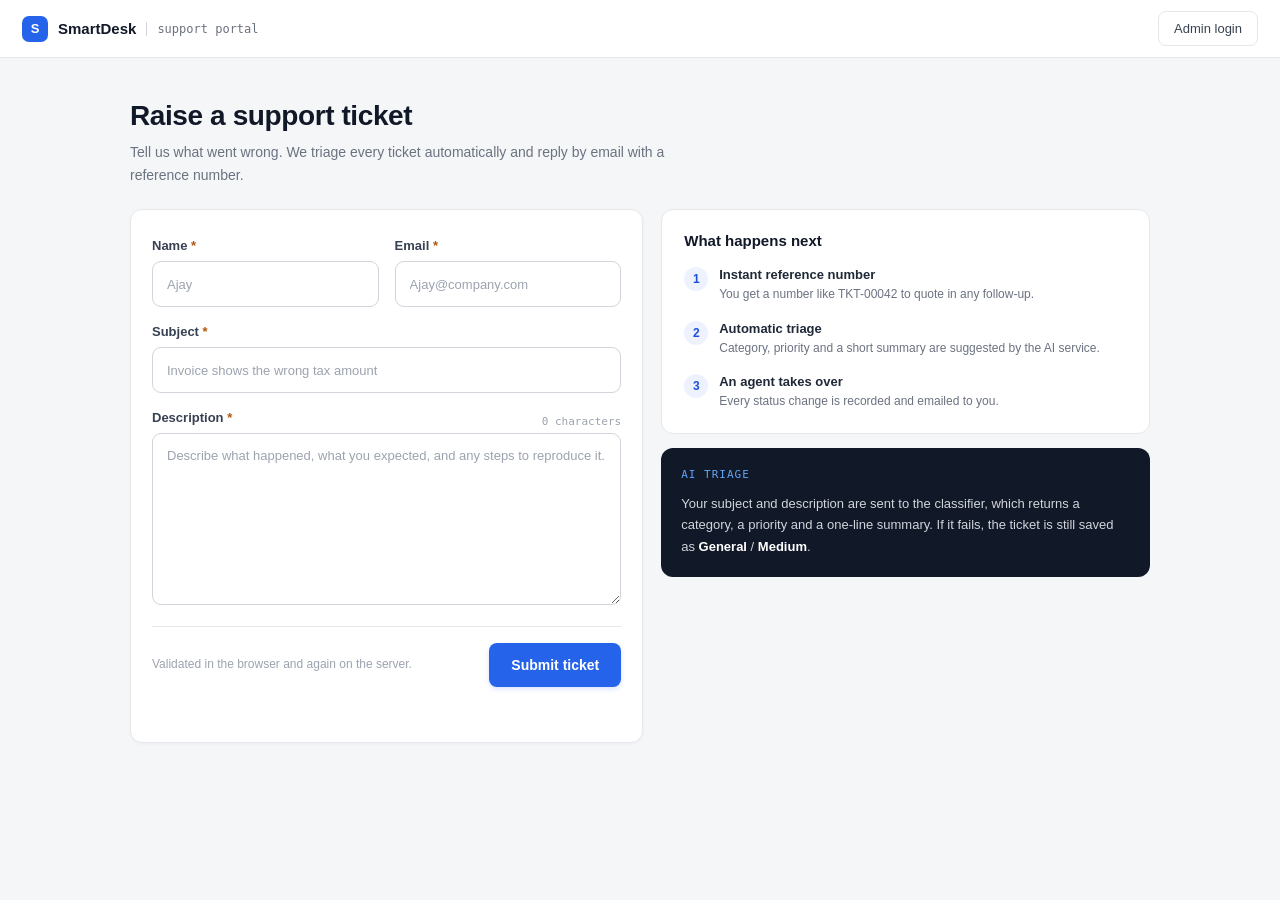
<file: frontend/index.html>
<!DOCTYPE html>
<html lang="en">

<head>
    <meta charset="UTF-8">
    <meta name="viewport" content="width=device-width, initial-scale=1.0">

    <title>SmartDesk - Support Portal</title>

    <link rel="stylesheet" href="css/style.css">
</head>

<body>

    <!-- =========================
         Public Header
    ========================== -->

    <header class="public-header">

        <div class="public-brand">

            <div class="public-brand-icon">
                S
            </div>

            <div class="public-brand-name">
                <strong>SmartDesk</strong>
                <span>support portal</span>
            </div>

        </div>

        <a href="login.html" class="admin-login-button">
            Admin login
        </a>

    </header>


    <!-- =========================
         Public Main
    ========================== -->

    <main class="public-main">

        <div class="public-intro">

            <h1>Raise a support ticket</h1>

            <p>
                Tell us what went wrong. We triage every ticket automatically
                and reply by email with a reference number.
            </p>

        </div>


        <div class="public-ticket-layout">

            <!-- =========================
                 Ticket Form
            ========================== -->

            <section class="public-form-card">

                <form id="ticketForm">

                    <div class="public-form-row">

                        <div class="public-form-group">

                            <label for="customerName">
                                Name <span>*</span>
                            </label>

                            <input type="text" id="customerName" name="customerName" placeholder="Ajay" required>

                        </div>


                        <div class="public-form-group">

                            <label for="customerEmail">
                                Email <span>*</span>
                            </label>

                            <input type="email" id="customerEmail" name="customerEmail" placeholder="Ajay@company.com"
                                required>

                        </div>

                    </div>


                    <div class="public-form-group">

                        <label for="subject">
                            Subject <span>*</span>
                        </label>

                        <input type="text" id="subject" name="subject" placeholder="Invoice shows the wrong tax amount"
                            required>

                    </div>


                    <div class="public-form-group">

                        <div class="description-label">

                            <label for="description">
                                Description <span>*</span>
                            </label>

                            <span id="characterCount">
                                0 characters
                            </span>

                        </div>

                        <textarea id="description" name="description" rows="7"
                            placeholder="Describe what happened, what you expected, and any steps to reproduce it."
                            required></textarea>

                    </div>


                    <div class="public-form-footer">

                        <div class="validation-note">
                            Validated in the browser and again on the server.
                        </div>

                        <button type="submit" id="submitTicketButton" class="submit-ticket-button">
                            Submit ticket
                        </button>

                    </div>


                    <div id="ticketMessage" class="ticket-message"></div>

                </form>

            </section>


            <!-- =========================
                 Right Information
            ========================== -->

            <aside class="public-info-column">


                <!-- What happens next -->

                <div class="public-info-card">

                    <h2>What happens next</h2>


                    <div class="process-step">

                        <div class="step-number">
                            1
                        </div>

                        <div class="step-content">

                            <strong>Instant reference number</strong>

                            <p>
                                You get a number like TKT-00042 to quote
                                in any follow-up.
                            </p>

                        </div>

                    </div>


                    <div class="process-step">

                        <div class="step-number">
                            2
                        </div>

                        <div class="step-content">

                            <strong>Automatic triage</strong>

                            <p>
                                Category, priority and a short summary
                                are suggested by the AI service.
                            </p>

                        </div>

                    </div>


                    <div class="process-step">

                        <div class="step-number">
                            3
                        </div>

                        <div class="step-content">

                            <strong>An agent takes over</strong>

                            <p>
                                Every status change is recorded and
                                emailed to you.
                            </p>

                        </div>

                    </div>

                </div>


                <!-- AI Triage -->

                <div class="ai-triage-card">

                    <div class="ai-triage-label">
                        AI TRIAGE
                    </div>

                    <p>
                        Your subject and description are sent to the
                        classifier, which returns a category, a priority
                        and a one-line summary. If it fails, the ticket is
                        still saved as
                        <strong>General</strong>
                        /
                        <strong>Medium</strong>.
                    </p>

                </div>

            </aside>

        </div>

    </main>


    <script src="js/ticket.js"></script>

</body>

</html>
</file>
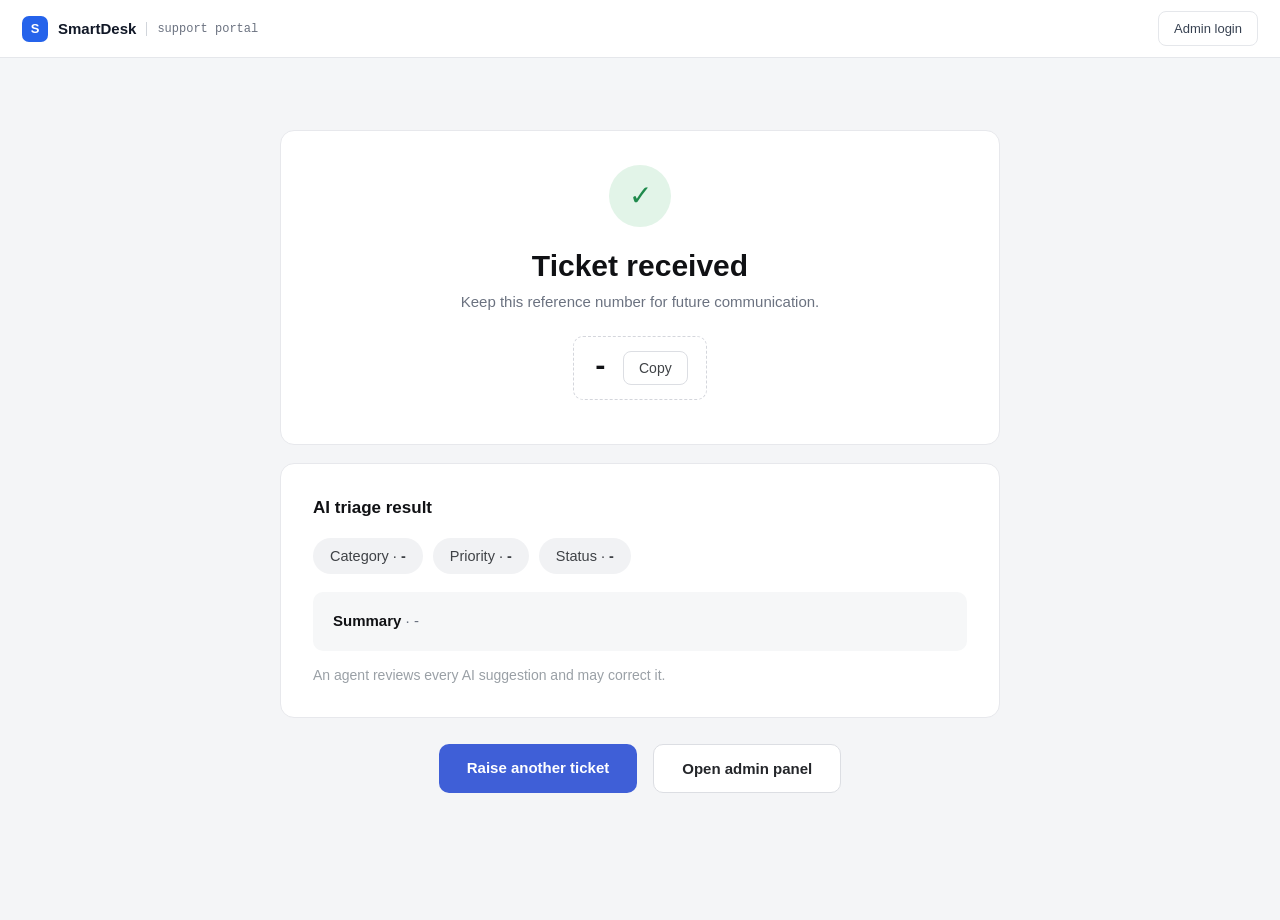
<file: frontend/confirmation.html>
<!DOCTYPE html>
<html lang="en">

<head>

    <meta charset="UTF-8">

    <meta
        name="viewport"
        content="width=device-width, initial-scale=1.0"
    >

    <title>SmartDesk - Ticket Received</title>

    <link
        rel="stylesheet"
        href="css/style.css"
    >


    <!-- =========================
         Confirmation Styles
         Scoped to this page only
    ========================== -->

    <style>

        .cf-page {
            background: #f4f5f7;
            min-height: calc(100vh - 70px);
            padding: 40px 20px 60px;
        }

        .cf-shell {
            max-width: 720px;
            margin: 0 auto;
        }

        .cf-card {
            background: #ffffff;
            border: 1px solid #e7e8ec;
            border-radius: 14px;
            padding: 34px 32px;
            margin-bottom: 18px;
        }


        /* Success */

        .cf-card-center {
            text-align: center;
            padding-bottom: 16px;
        }

        .cf-check {
            width: 62px;
            height: 62px;
            margin: 0 auto 22px;
            border-radius: 50%;
            background: #e2f4e8;
            color: #1f8a4c;
            font-size: 28px;
            line-height: 62px;
        }

        .cf-title {
            font-size: 30px;
            font-weight: 700;
            color: #101114;
            margin-bottom: 10px;
        }

        .cf-sub {
            font-size: 15px;
            color: #6b7280;
            margin-bottom: 26px;
        }


        /* Reference */

        .cf-ref {
            display: inline-flex;
            align-items: center;
            gap: 14px;
            padding: 14px 18px;
            border: 1px dashed #d4d6dc;
            border-radius: 10px;
        }

        .cf-ref strong {
            font-family: ui-monospace, SFMono-Regular, Menlo, monospace;
            font-size: 27px;
            font-weight: 700;
            color: #101114;
            letter-spacing: 0.5px;
        }

        .cf-copy {
            background: #ffffff;
            border: 1px solid #dcdee3;
            border-radius: 8px;
            padding: 8px 15px;
            font-size: 14px;
            color: #3f4246;
            cursor: pointer;
        }

        .cf-copy:hover {
            background: #f6f7f8;
        }

        .cf-copymsg {
            display: block;
            margin-top: 12px;
            font-size: 13px;
            color: #1f8a4c;
            min-height: 16px;
        }


        /* AI triage */

        .cf-aihead {
            display: flex;
            align-items: center;
            justify-content: space-between;
            gap: 16px;
            margin-bottom: 20px;
        }

        .cf-aihead h2 {
            font-size: 17px;
            font-weight: 700;
            color: #101114;
        }

        .cf-time {
            font-family: ui-monospace, SFMono-Regular, Menlo, monospace;
            font-size: 13px;
            color: #9aa0a6;
        }

        .cf-chips {
            display: flex;
            flex-wrap: wrap;
            gap: 10px;
            margin-bottom: 18px;
        }

        .cf-chip {
            padding: 10px 17px;
            border-radius: 999px;
            font-size: 14.5px;
            background: #f1f2f4;
            color: #3f4246;
        }

        .cf-chip b {
            font-weight: 600;
        }

        .cf-chip-amber {
            background: #fdf0dc;
            color: #a5620c;
        }

        .cf-chip-blue {
            background: #e7effc;
            color: #1f5fbf;
        }

        .cf-chip-green {
            background: #e2f4e8;
            color: #1f7a45;
        }

        .cf-chip-red {
            background: #fdeaea;
            color: #b3261e;
        }

        .cf-summary {
            background: #f6f7f8;
            border-radius: 10px;
            padding: 18px 20px;
            font-size: 15px;
            color: #6b7280;
            line-height: 1.5;
        }

        .cf-summary b {
            font-weight: 700;
            color: #101114;
        }

        .cf-note {
            margin-top: 16px;
            font-size: 14px;
            color: #9aa0a6;
        }


        /* Actions */

        .cf-actions {
            display: flex;
            justify-content: center;
            gap: 16px;
            margin-top: 26px;
        }

        .cf-btn {
            display: inline-block;
            padding: 15px 28px;
            border-radius: 10px;
            font-size: 15px;
            font-weight: 600;
            text-decoration: none;
        }

        .cf-btn-primary {
            background: #3f5fd7;
            color: #ffffff;
        }

        .cf-btn-primary:hover {
            background: #354fbd;
        }

        .cf-btn-ghost {
            background: #ffffff;
            border: 1px solid #dcdee3;
            color: #24262a;
        }

        .cf-btn-ghost:hover {
            background: #f6f7f8;
        }


        @media (max-width: 560px) {

            .cf-card {
                padding: 26px 20px;
            }

            .cf-title {
                font-size: 24px;
            }

            .cf-ref {
                gap: 10px;
                padding: 12px 14px;
            }

            .cf-ref strong {
                font-size: 22px;
            }

            .cf-aihead {
                flex-direction: column;
                align-items: flex-start;
                gap: 6px;
            }

            .cf-actions {
                flex-direction: column;
            }

            .cf-btn {
                text-align: center;
            }

        }

    </style>

</head>


<body>


    <!-- =========================
         Public Header
    ========================== -->

    <header class="public-header">

        <div class="public-brand">

            <div class="public-brand-icon">
                S
            </div>

            <div class="public-brand-name">

                <strong>
                    SmartDesk
                </strong>

                <span>
                    support portal
                </span>

            </div>

        </div>


        <a
            href="login.html"
            class="admin-login-button"
        >
            Admin login
        </a>

    </header>



    <!-- =========================
         Confirmation
    ========================== -->

    <main class="cf-page">

        <div class="cf-shell">


            <!-- =========================
                 Success
            ========================== -->

            <section class="cf-card cf-card-center">

                <div class="cf-check">
                    ✓
                </div>

                <h1 class="cf-title">
                    Ticket received
                </h1>

                <p class="cf-sub">
                    Keep this reference number for future communication.
                </p>

                <div class="cf-ref">

                    <strong id="referenceNumber">
                        -
                    </strong>

                    <button
                        type="button"
                        id="copyReferenceButton"
                        class="cf-copy"
                    >
                        Copy
                    </button>

                </div>

                <span
                    id="copyMessage"
                    class="cf-copymsg"
                ></span>

            </section>



            <!-- =========================
                 AI Triage
            ========================== -->

            <section class="cf-card">

                <div class="cf-aihead">

                    <h2>
                        AI triage result
                    </h2>

                    <span
                        id="aiResponseTime"
                        class="cf-time"
                    ></span>

                </div>


                <!-- Classification -->

                <div class="cf-chips">

                    <span
                        id="categoryChip"
                        class="cf-chip"
                    >
                        Category ·
                        <b id="confirmationCategory">-</b>
                    </span>

                    <span
                        id="priorityChip"
                        class="cf-chip"
                    >
                        Priority ·
                        <b id="confirmationPriority">-</b>
                    </span>

                    <span
                        id="statusChip"
                        class="cf-chip"
                    >
                        Status ·
                        <b id="confirmationStatus">-</b>
                    </span>

                </div>


                <!-- Summary -->

                <div class="cf-summary">

                    <b>Summary</b> ·
                    <span id="confirmationSummary">-</span>

                </div>


                <!-- Review Note -->

                <p class="cf-note">
                    An agent reviews every AI suggestion and may correct it.
                </p>

            </section>



            <!-- =========================
                 Actions
            ========================== -->

            <div class="cf-actions">

                <a
                    href="index.html"
                    class="cf-btn cf-btn-primary"
                >
                    Raise another ticket
                </a>


                <a
                    href="login.html"
                    class="cf-btn cf-btn-ghost"
                >
                    Open admin panel
                </a>

            </div>


        </div>

    </main>



    <!-- =========================
         JavaScript
    ========================== -->

    <script>

        // ========================================
        // Chip Colours
        // ========================================

        const priorityColours = {
            "High": "cf-chip-red",
            "Medium": "cf-chip-amber",
            "Low": "cf-chip-green"
        };

        const statusColours = {
            "Open": "cf-chip-blue",
            "In Progress": "cf-chip-amber",
            "Resolved": "cf-chip-green",
            "Closed": "cf-chip"
        };


        function paintChip(chipId, colourClass) {

            if (!colourClass || colourClass === "cf-chip") {
                return;
            }

            document.getElementById(chipId)
                .classList.add(colourClass);

        }



        // ========================================
        // Read Saved Ticket
        // ========================================

        const savedTicket =
            localStorage.getItem("confirmation_ticket");


        if (savedTicket) {

            try {

                const ticket =
                    JSON.parse(savedTicket);


                // Ticket ID

                document.getElementById(
                    "referenceNumber"
                ).textContent =
                    ticket.reference_number || "-";


                // Category

                document.getElementById(
                    "confirmationCategory"
                ).textContent =
                    ticket.category || "General";


                // Priority

                const priority =
                    ticket.priority || "Medium";

                document.getElementById(
                    "confirmationPriority"
                ).textContent = priority;

                paintChip(
                    "priorityChip",
                    priorityColours[priority]
                );


                // Status

                const ticketStatus =
                    ticket.status || "Open";

                document.getElementById(
                    "confirmationStatus"
                ).textContent = ticketStatus;

                paintChip(
                    "statusChip",
                    statusColours[ticketStatus]
                );


                // AI Summary

                document.getElementById(
                    "confirmationSummary"
                ).textContent =
                    ticket.ai_summary ||
                    "AI summary unavailable.";


                // Response Time

                if (ticket.elapsed_ms) {

                    document.getElementById(
                        "aiResponseTime"
                    ).textContent =
                        "responded in " +
                        (ticket.elapsed_ms / 1000).toFixed(1) +
                        " s";

                }

            }

            catch (error) {

                console.error(
                    "Unable to read confirmation data:",
                    error
                );

            }

        }



        // ========================================
        // Copy Ticket ID
        // ========================================

        const copyButton =
            document.getElementById(
                "copyReferenceButton"
            );

        const copyMessage =
            document.getElementById(
                "copyMessage"
            );


        copyButton.addEventListener(
            "click",
            async function () {

                const reference =
                    document.getElementById(
                        "referenceNumber"
                    ).textContent.trim();


                if (!reference || reference === "-") {
                    return;
                }


                try {

                    await navigator.clipboard.writeText(
                        reference
                    );

                    copyButton.textContent =
                        "Copied";

                    copyMessage.textContent =
                        "Ticket ID copied";


                    setTimeout(function () {

                        copyButton.textContent =
                            "Copy";

                        copyMessage.textContent =
                            "";

                    }, 1800);

                }

                catch (error) {

                    console.error(
                        "Copy failed:",
                        error
                    );

                    copyMessage.textContent =
                        "Unable to copy";

                }

            }
        );

    </script>


</body>

</html>
</file>
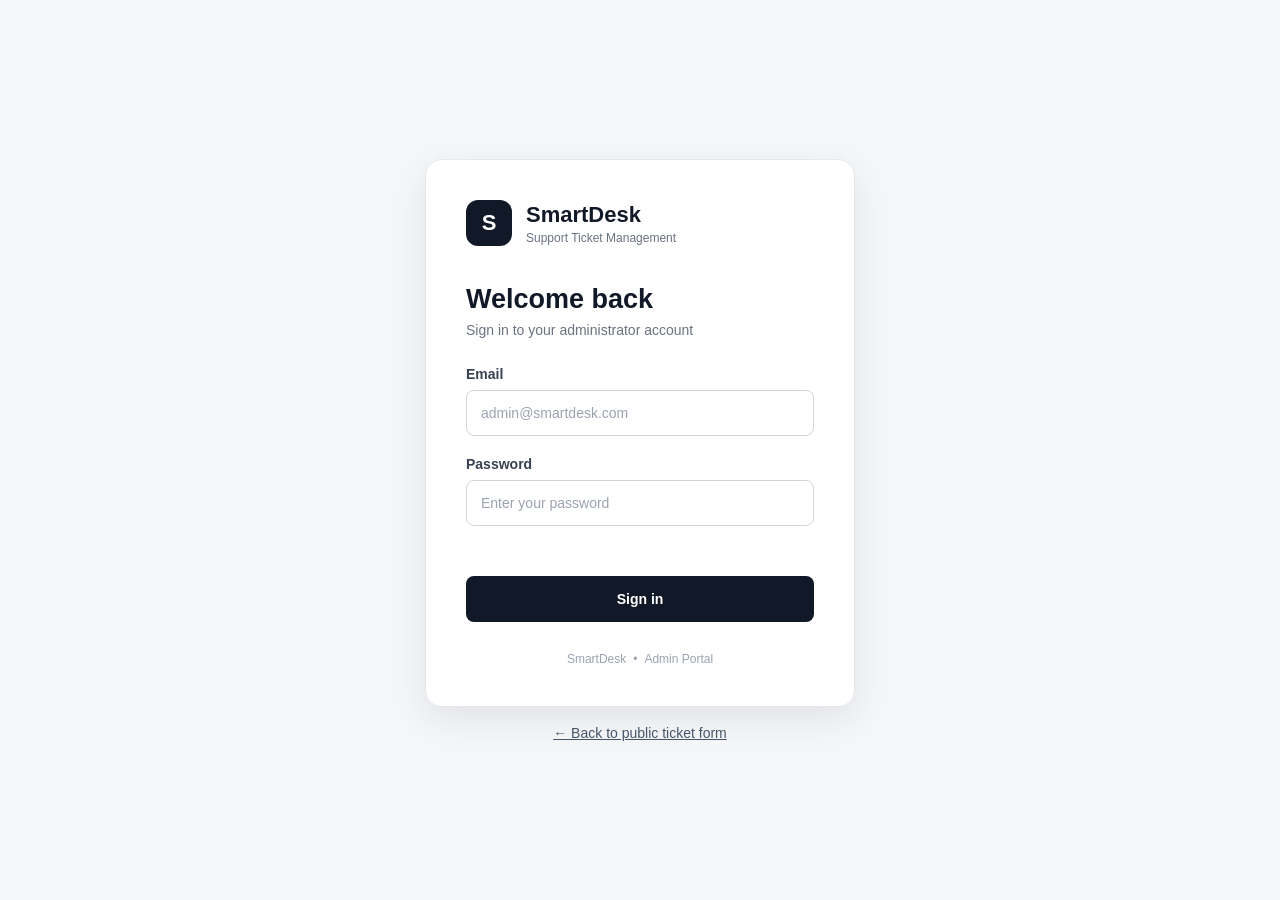
<file: frontend/dashboard.html>
<!DOCTYPE html>
<html lang="en">

<head>

    <meta charset="UTF-8">

    <meta name="viewport" content="width=device-width, initial-scale=1.0">

    <title>SmartDesk - Dashboard</title>

    <link rel="stylesheet" href="css/style.css">

</head>


<body>

    <div class="app-layout">


        <!-- =========================
             SIDEBAR
        ========================== -->

        <aside class="sidebar">


            <div class="sidebar-brand">

                <div class="brand-icon">
                    S
                </div>

                <div>

                    <h1>SmartDesk</h1>

                    <span>
                        Support Management
                    </span>

                </div>

            </div>



            <nav class="sidebar-nav">


                <a
                    href="dashboard.html"
                    class="nav-item active"
                >

                    <span class="nav-dot"></span>

                    Dashboard

                </a>



                <a
                    href="tickets.html"
                    class="nav-item"
                >

                    <span class="nav-dot"></span>

                    Tickets

                </a>



                <a
                    href="#"
                    class="nav-item"
                    id="ticketDetailNav"
                >

                    <span class="nav-dot"></span>

                    Ticket Detail

                </a>


            </nav>



            <div class="sidebar-bottom">


                <div class="admin-info">

                    <div class="admin-avatar">
                        A
                    </div>


                    <div>

                        <strong id="adminName">
                            Admin
                        </strong>

                        <span>
                            Administrator
                        </span>

                    </div>

                </div>



                <button
                    id="logoutButton"
                    class="logout-button"
                >
                    Logout
                </button>


            </div>


        </aside>



        <!-- =========================
             MAIN CONTENT
        ========================== -->

        <main class="main-content dashboard-page">


            <!-- Header -->

            <header class="page-header">

                <div>

                    <h2>
                        Dashboard
                    </h2>

                    <p>
                        Overview of your support tickets
                    </p>

                </div>

            </header>



            <!-- =========================
                 STATUS OVERVIEW
            ========================== -->

            <section class="dashboard-grid">


                <div class="dashboard-card">

                    <div class="card-label">
                        Total Tickets
                    </div>

                    <div
                        id="totalTickets"
                        class="card-value"
                    >
                        -
                    </div>

                </div>



                <div class="dashboard-card">

                    <div class="card-label">
                        Open
                    </div>

                    <div
                        id="openTickets"
                        class="card-value"
                    >
                        -
                    </div>

                </div>



                <div class="dashboard-card">

                    <div class="card-label">
                        In Progress
                    </div>

                    <div
                        id="inProgressTickets"
                        class="card-value"
                    >
                        -
                    </div>

                </div>



                <div class="dashboard-card">

                    <div class="card-label">
                        Resolved
                    </div>

                    <div
                        id="resolvedTickets"
                        class="card-value"
                    >
                        -
                    </div>

                </div>



                <div class="dashboard-card">

                    <div class="card-label">
                        Closed
                    </div>

                    <div
                        id="closedTickets"
                        class="card-value"
                    >
                        -
                    </div>

                </div>


            </section>



            <!-- =========================
                 CATEGORY + PRIORITY
            ========================== -->

            <section class="dashboard-two-column">


                <!-- Category -->

                <div class="dashboard-section-card">


                    <div class="section-header">

                        <div>

                            <h3>
                                Tickets by Category
                            </h3>

                            <p>
                                Current ticket distribution
                            </p>

                        </div>

                    </div>



                    <div class="dashboard-list category-list">


                        <div class="dashboard-stat-row">

                            <span>
                                Technical
                            </span>

                            <strong id="technicalTickets">
                                -
                            </strong>

                        </div>



                        <div class="dashboard-stat-row">

                            <span>
                                Billing
                            </span>

                            <strong id="billingTickets">
                                -
                            </strong>

                        </div>



                        <div class="dashboard-stat-row">

                            <span>
                                Account
                            </span>

                            <strong id="accountTickets">
                                -
                            </strong>

                        </div>



                        <div class="dashboard-stat-row">

                            <span>
                                General
                            </span>

                            <strong id="generalTickets">
                                -
                            </strong>

                        </div>


                    </div>


                </div>



                <!-- Priority -->

                <div class="dashboard-section-card">


                    <div class="section-header">

                        <div>

                            <h3>
                                Tickets by Priority
                            </h3>

                            <p>
                                Current priority distribution
                            </p>

                        </div>

                    </div>



                    <div class="dashboard-list priority-list">


                        <div class="dashboard-stat-row">

                            <span>
                                High
                            </span>

                            <strong id="highPriorityTickets">
                                -
                            </strong>

                        </div>



                        <div class="dashboard-stat-row">

                            <span>
                                Medium
                            </span>

                            <strong id="mediumPriorityTickets">
                                -
                            </strong>

                        </div>



                        <div class="dashboard-stat-row">

                            <span>
                                Low
                            </span>

                            <strong id="lowPriorityTickets">
                                -
                            </strong>

                        </div>


                    </div>


                </div>


            </section>



            <!-- =========================
                 LAST 7 DAYS
            ========================== -->

            <section class="dashboard-section-card">


                <div class="section-header">

                    <div>

                        <h3>
                            Tickets Created in the Last 7 Days
                        </h3>

                        <p>
                            Recent ticket activity
                        </p>

                    </div>

                </div>



                <div
                    id="last7Days"
                    class="last-seven-days"
                >

                    <div class="activity-empty">
                        Loading activity...
                    </div>

                </div>


            </section>



            <!-- =========================
                 LATEST TICKETS
            ========================== -->

            <section class="dashboard-section-card">


                <div class="section-header">


                    <div>

                        <h3>
                            Latest Tickets
                        </h3>

                        <p>
                            Most recently created support tickets
                        </p>

                    </div>


                    <a
                        href="tickets.html"
                        class="view-all-link"
                    >
                        View all →
                    </a>


                </div>



                <div class="latest-tickets-wrapper">


                    <table class="latest-tickets-table">


                        <thead>

                            <tr>

                                <th>
                                    Reference
                                </th>

                                <th>
                                    Customer
                                </th>

                                <th>
                                    Subject
                                </th>

                                <th>
                                    Status
                                </th>

                                <th>
                                    Priority
                                </th>

                            </tr>

                        </thead>



                        <tbody id="latestTicketsBody">


                            <tr>

                                <td
                                    colspan="5"
                                    class="empty-state"
                                >
                                    Loading tickets...
                                </td>

                            </tr>


                        </tbody>


                    </table>


                </div>


            </section>



            <!-- Error Message -->

            <div
                id="dashboardMessage"
                class="dashboard-message"
            ></div>


        </main>


    </div>



    <script src="js/dashboard.js"></script>

</body>

</html>
</file>
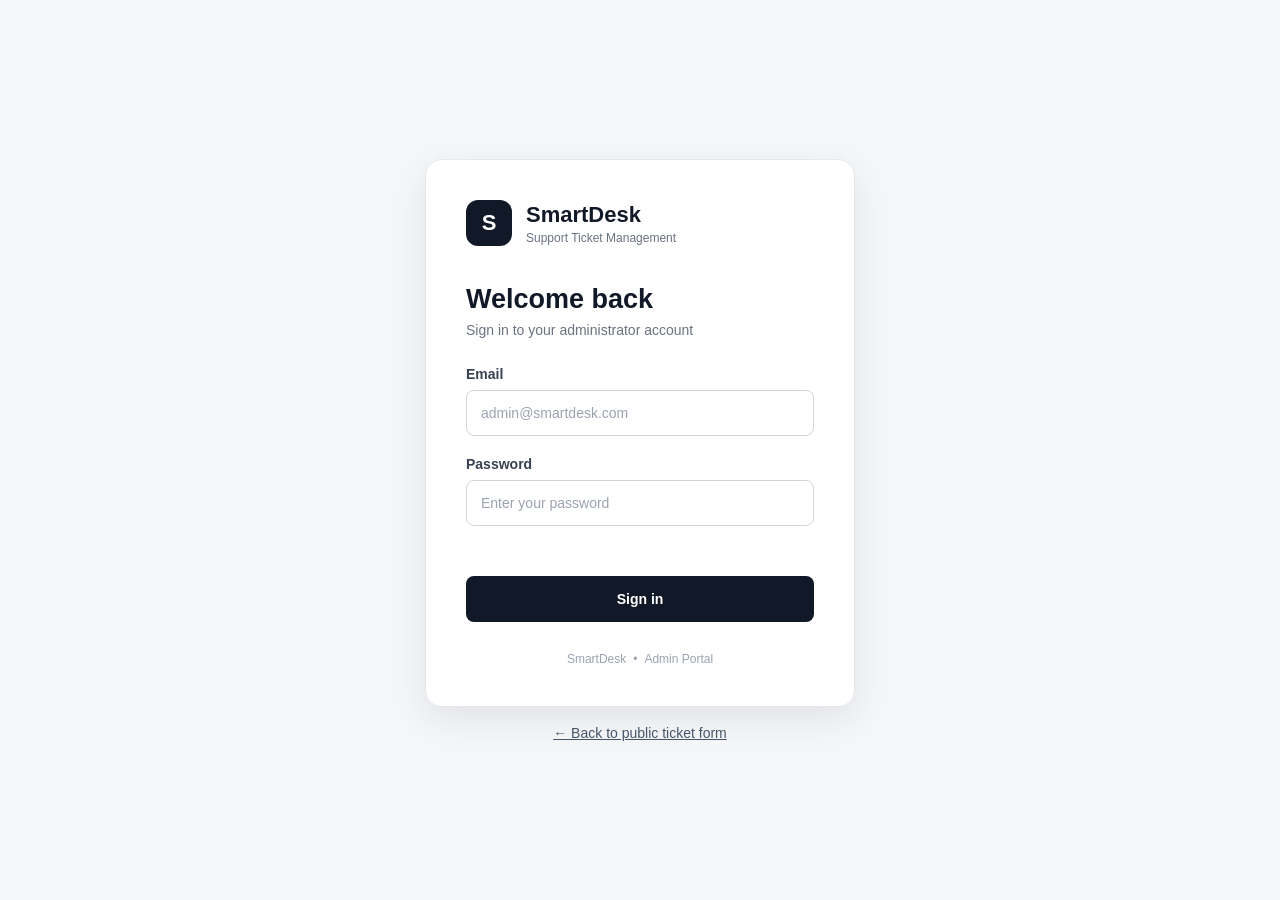
<file: frontend/login.html>
<!DOCTYPE html>
<html lang="en">

<head>

    <meta charset="UTF-8">

    <meta
        name="viewport"
        content="width=device-width, initial-scale=1.0"
    >

    <title>SmartDesk - Login</title>

    <link
        rel="stylesheet"
        href="css/style.css"
    >

</head>


<body>


    <div class="login-page">


        <div class="login-card">


            <!-- Brand -->

            <div class="brand">

                <div class="brand-icon">
                    S
                </div>

                <div>

                    <h1>
                        SmartDesk
                    </h1>

                    <p>
                        Support Ticket Management
                    </p>

                </div>

            </div>



            <!-- Login Heading -->

            <div class="login-heading">

                <h2>
                    Welcome back
                </h2>

                <p>
                    Sign in to your administrator account
                </p>

            </div>



            <!-- Login Form -->

            <form id="loginForm">


                <div class="form-group">

                    <label for="email">
                        Email
                    </label>

                    <input
                        type="email"
                        id="email"
                        name="email"
                        placeholder="admin@smartdesk.com"
                        required
                    >

                </div>



                <div class="form-group">

                    <label for="password">
                        Password
                    </label>

                    <input
                        type="password"
                        id="password"
                        name="password"
                        placeholder="Enter your password"
                        required
                    >

                </div>



                <div
                    id="loginMessage"
                    class="login-message"
                ></div>



                <button
                    type="submit"
                    class="login-button"
                >
                    Sign in
                </button>


            </form>



            <!-- Footer -->

            <div class="login-footer">

                <span>
                    SmartDesk
                </span>

                <span>
                    •
                </span>

                <span>
                    Admin Portal
                </span>

            </div>


        </div>



        <!-- Back to Public Form -->

        <a
            href="index.html"
            class="back-to-public"
        >
            ← Back to public ticket form
        </a>


    </div>


    <script src="js/auth.js"></script>

</body>

</html>
</file>
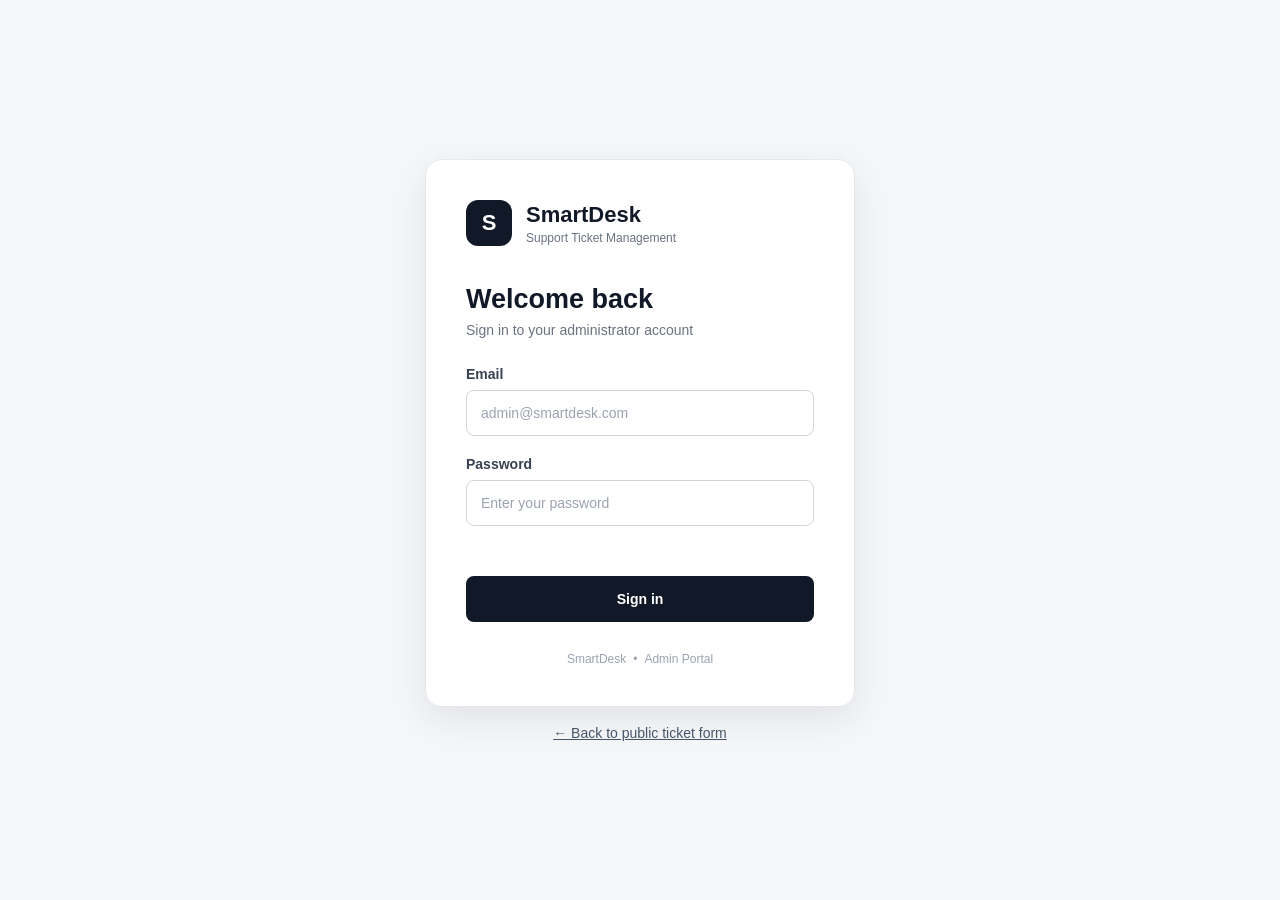
<file: frontend/ticket-detail.html>
<!DOCTYPE html>
<html lang="en">

<head>

    <meta charset="UTF-8">

    <meta
        name="viewport"
        content="width=device-width, initial-scale=1.0"
    >

    <title>SmartDesk - Ticket Detail</title>

    <link
        rel="stylesheet"
        href="css/style.css"
    >

</head>


<body>

    <div class="admin-layout">


        <!-- =========================
             Sidebar
        ========================== -->

        <aside class="sidebar">

            <div class="sidebar-brand">

                <div class="brand-icon">
                    S
                </div>

                <div>

                    <h1>
                        SmartDesk
                    </h1>

                    <p>
                        Support Management
                    </p>

                </div>

            </div>


            <!-- Navigation -->

            <nav class="sidebar-nav">

                <a
                    href="dashboard.html"
                    class="nav-item"
                >
                    <span class="nav-dot"></span>
                    Dashboard
                </a>


                <a
                    href="tickets.html"
                    class="nav-item"
                >
                    <span class="nav-dot"></span>
                    Tickets
                </a>


                <a
                    href="#"
                    class="nav-item active"
                    id="ticketDetailNav"
                >
                    <span class="nav-dot"></span>
                    Ticket Detail
                </a>

            </nav>


            <!-- Sidebar Bottom -->

            <div class="sidebar-bottom">

                <div class="admin-user">

                    <div class="admin-avatar">
                        A
                    </div>

                    <div>

                        <strong id="adminName">
                            Admin
                        </strong>

                        <span>
                            Administrator
                        </span>

                    </div>

                </div>


                <button
                    type="button"
                    id="logoutButton"
                    class="logout-button"
                >
                    Logout
                </button>

            </div>

        </aside>



        <!-- =========================
             Main Content
        ========================== -->

        <main class="admin-main">


            <!-- Header -->

            <header class="admin-header">

                <div>

                    <h1>
                        Ticket Detail
                    </h1>

                    <p>
                        View and manage support ticket
                    </p>

                </div>

                <a
                    href="tickets.html"
                    class="back-link"
                >
                    ← Back to Tickets
                </a>

            </header>



            <!-- Global Message -->

            <div
                id="ticketMessage"
                class="ticket-message"
            ></div>



            <!-- =========================
                 Ticket Information
            ========================== -->

            <section class="detail-card">


                <div class="detail-card-header">

                    <div>

                        <h2>
                            Ticket Details
                        </h2>

                        <p>
                            Customer support request information
                        </p>

                    </div>


                    <div
                        id="ticketReference"
                        class="ticket-reference"
                    >
                        -
                    </div>

                </div>



                <!-- Customer -->

                <div class="detail-row">

                    <div class="detail-label">
                        Customer name
                    </div>

                    <div
                        id="customerName"
                        class="detail-value"
                    >
                        -
                    </div>

                </div>



                <!-- Email -->

                <div class="detail-row">

                    <div class="detail-label">
                        Email
                    </div>

                    <div
                        id="customerEmail"
                        class="detail-value"
                    >
                        -
                    </div>

                </div>



                <!-- Subject -->

                <div class="detail-row">

                    <div class="detail-label">
                        Subject
                    </div>

                    <div
                        id="ticketSubject"
                        class="detail-value"
                    >
                        -
                    </div>

                </div>



                <!-- Description -->

                <div class="detail-description">

                    <div class="detail-label">
                        Description
                    </div>

                    <div
                        id="ticketDescription"
                        class="description-value"
                    >
                        -
                    </div>

                </div>



                <!-- Created -->

                <div class="detail-row">

                    <div class="detail-label">
                        Created
                    </div>

                    <div
                        id="createdDate"
                        class="detail-value"
                    >
                        -
                    </div>

                </div>


            </section>



            <!-- =========================
                 AI Triage Result
            ========================== -->

            <section class="detail-card ai-detail-card">


                <div class="detail-card-header">

                    <div>

                        <h2>
                            AI Triage Result
                        </h2>

                        <p>
                            AI-generated classification for this ticket
                        </p>

                    </div>

                </div>



                <!-- AI Classification -->

                <div class="ai-detail-grid">


                    <!-- Category -->

                    <div class="ai-detail-item">

                        <span class="detail-label">
                            Category
                        </span>

                        <strong
                            id="ticketCategory"
                            class="ai-category-value"
                        >
                            -
                        </strong>

                    </div>



                    <!-- Priority -->

                    <div class="ai-detail-item">

                        <span class="detail-label">
                            Priority
                        </span>

                        <strong
                            id="ticketPriority"
                            class="ai-priority-value"
                        >
                            -
                        </strong>

                    </div>



                    <!-- Status -->

                    <div class="ai-detail-item">

                        <span class="detail-label">
                            Status
                        </span>

                        <div
                            id="ticketStatus"
                            class="ai-status-value"
                        >
                            -
                        </div>

                    </div>

                </div>



                <!-- AI Summary -->

                <div class="ai-summary-box">

                    <div class="detail-label">
                        AI Summary
                    </div>

                    <p id="aiSummary">
                        -
                    </p>

                </div>


            </section>



            <!-- =========================
                 Correct Classification
            ========================== -->

            <section class="detail-card classification-section">


                <div class="detail-card-header">

                    <div>

                        <h2>
                            Correct Classification
                        </h2>

                        <p>
                            Adjust the AI classification when necessary
                        </p>

                    </div>

                </div>



                <div class="classification-fields">


                    <!-- Category -->

                    <div class="form-group">

                        <label for="categorySelect">
                            Category
                        </label>

                        <select
                            id="categorySelect"
                        >

                            <option value="Technical">
                                Technical
                            </option>

                            <option value="Billing">
                                Billing
                            </option>

                            <option value="Account">
                                Account
                            </option>

                            <option value="General">
                                General
                            </option>

                        </select>

                    </div>



                    <!-- Priority -->

                    <div class="form-group">

                        <label for="prioritySelect">
                            Priority
                        </label>

                        <select
                            id="prioritySelect"
                        >

                            <option value="Low">
                                Low
                            </option>

                            <option value="Medium">
                                Medium
                            </option>

                            <option value="High">
                                High
                            </option>

                        </select>

                    </div>

                </div>



                <!-- Save -->

                <button
                    type="button"
                    id="saveClassificationButton"
                    class="primary-button"
                >
                    Save Classification
                </button>



                <!-- Classification Message -->

                <p
                    id="classificationMessage"
                    class="classification-message"
                ></p>


            </section>



            <!-- =========================
                 Update Status
            ========================== -->

            <section class="detail-card status-update-section">


                <div class="detail-card-header">

                    <div>

                        <h2>
                            Update Ticket Status
                        </h2>

                        <p>
                            Change the ticket lifecycle status
                        </p>

                    </div>

                </div>



                <div class="status-update-fields">


                    <!-- Status -->

                    <div class="form-group">

                        <label for="statusSelect">
                            Status
                        </label>

                        <select
                            id="statusSelect"
                        >

                            <option value="Open">
                                Open
                            </option>

                            <option value="In Progress">
                                In Progress
                            </option>

                            <option value="Resolved">
                                Resolved
                            </option>

                            <option value="Closed">
                                Closed
                            </option>

                        </select>

                    </div>



                    <!-- Remark -->

                    <div class="form-group">

                        <label for="statusRemark">
                            Remark
                        </label>

                        <textarea
                            id="statusRemark"
                            rows="4"
                            placeholder="Enter a remark for this status update..."
                        ></textarea>

                    </div>

                </div>



                <button
                    type="button"
                    id="updateStatusButton"
                    class="primary-button"
                >
                    Update Status
                </button>


            </section>



            <!-- =========================
                 Status History
            ========================== -->

            <section class="detail-card">


                <div class="detail-card-header">

                    <div>

                        <h2>
                            Status History
                        </h2>

                        <p>
                            Record of ticket status changes
                        </p>

                    </div>

                </div>



                <div
                    id="statusHistory"
                    class="status-history"
                >

                    <div class="empty-state">
                        Loading status history...
                    </div>

                </div>


            </section>



        </main>

    </div>



    <!-- =========================
         JavaScript
    ========================== -->

    <script src="js/ticket-detail.js"></script>

</body>

</html>
</file>
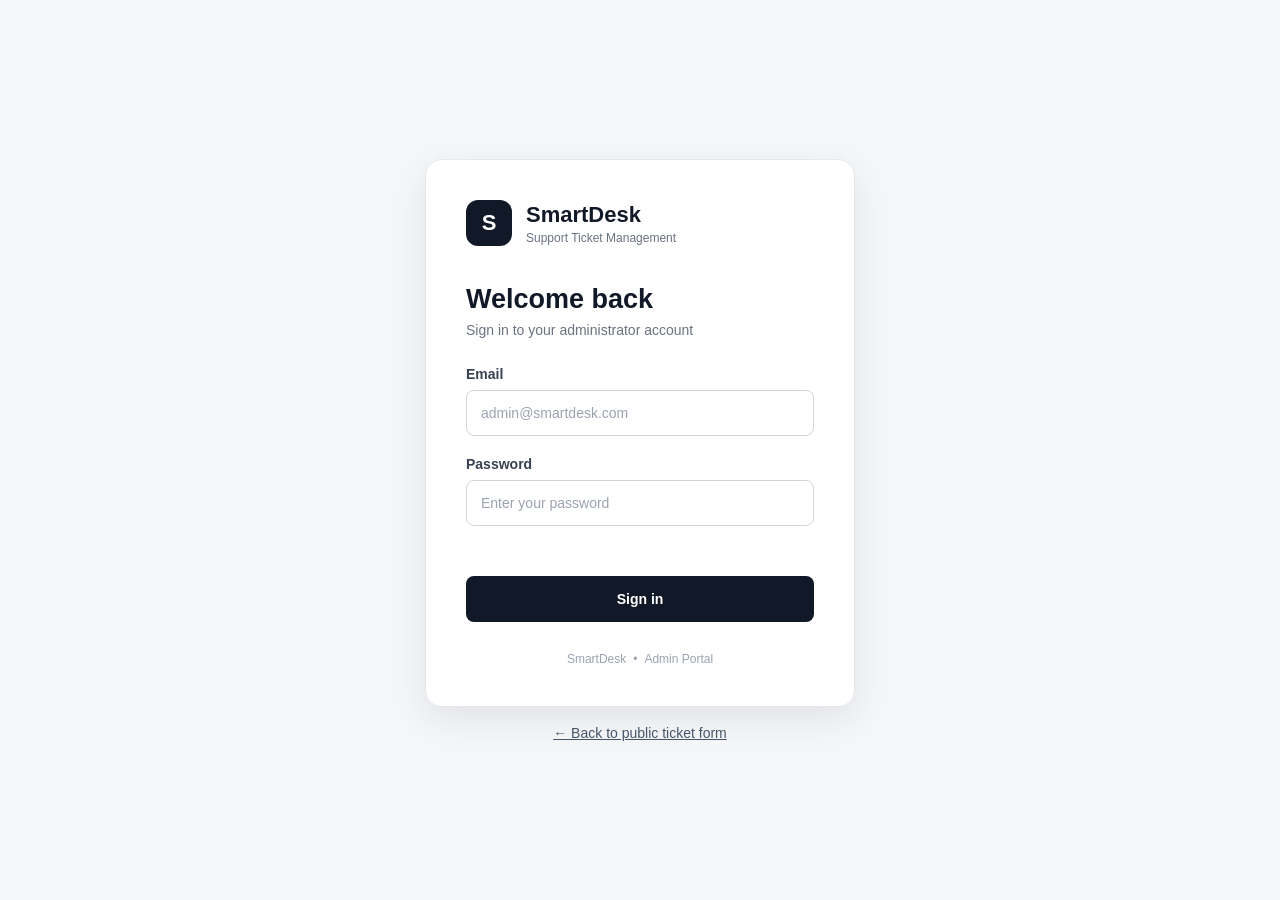
<file: frontend/tickets.html>
<!DOCTYPE html>
<html lang="en">

<head>
    <meta charset="UTF-8">
    <meta name="viewport" content="width=device-width, initial-scale=1.0">

    <title>SmartDesk - Tickets</title>

    <link rel="stylesheet" href="css/style.css">
</head>

<body>

    <div class="app-layout">

        <!-- Sidebar -->

        <aside class="sidebar">

            <div class="sidebar-brand">

                <div class="brand-icon">S</div>

                <div>
                    <h1>SmartDesk</h1>
                    <span>Support Management</span>
                </div>

            </div>

            <nav class="sidebar-nav">

                <a href="dashboard.html" class="nav-item">
                    <span class="nav-dot"></span>
                    Dashboard
                </a>

                <a href="tickets.html" class="nav-item active">
                    <span class="nav-dot"></span>
                    Tickets
                </a>

                <a href="#" class="nav-item" id="ticketDetailNav">
                    <span class="nav-dot"></span>
                    Ticket Detail
                </a>

            </nav>

            <div class="sidebar-bottom">

                <div class="admin-info">

                    <div class="admin-avatar">A</div>

                    <div>
                        <strong id="adminName">Admin</strong>
                        <span>Administrator</span>
                    </div>

                </div>

                <button id="logoutButton" class="logout-button">
                    Logout
                </button>

            </div>

        </aside>


        <!-- Main Content -->

        <main class="main-content">

            <header class="page-header">

                <div>
                    <h2>Tickets</h2>
                    <p>Manage and track customer support tickets</p>
                </div>

            </header>

            <!-- Search and Filters -->

            <section class="ticket-toolbar">

                <div class="search-box">

                    <input type="text" id="searchInput" placeholder="Search by reference, subject or email...">

                </div>


                <div class="filter-group">

                    <select id="statusFilter">

                        <option value="">All Status</option>
                        <option value="Open">Open</option>
                        <option value="In Progress">In Progress</option>
                        <option value="Resolved">Resolved</option>
                        <option value="Closed">Closed</option>

                    </select>


                    <select id="categoryFilter">

                        <option value="">All Categories</option>
                        <option value="Technical">Technical</option>
                        <option value="Billing">Billing</option>
                        <option value="Account">Account</option>
                        <option value="General">General</option>

                    </select>


                    <select id="priorityFilter">

                        <option value="">All Priorities</option>
                        <option value="High">High</option>
                        <option value="Medium">Medium</option>
                        <option value="Low">Low</option>

                    </select>


                    <!-- Sort -->

                    <select id="sortFilter">

                        <option value="newest">Newest first</option>
                        <option value="oldest">Oldest first</option>

                    </select>


                    <!-- Clear Filters -->

                    <button type="button" id="clearFiltersButton" class="clear-filter-button">
                        Clear filters
                    </button>

                </div>

            </section>

            <!-- Ticket Table -->

            <section class="ticket-table-card">

                <div class="table-header">

                    <div>
                        <h3>Support Tickets</h3>
                        <span id="ticketCount">0 tickets</span>
                    </div>

                </div>


                <div class="table-wrapper">

                    <table>

                        <thead>

                            <tr>
                                <th>Reference</th>
                                <th>Customer</th>
                                <th>Subject</th>
                                <th>Status</th>
                                <th>Category</th>
                                <th>Priority</th>
                                <th>Created</th>
                            </tr>

                        </thead>

                        <tbody id="ticketTableBody">

                            <tr>
                                <td colspan="7" class="empty-state">
                                    No tickets to display
                                </td>
                            </tr>

                        </tbody>

                    </table>

                </div>


                <!-- Pagination -->

                <div class="pagination">

                    <button id="previousPage" disabled>
                        Previous
                    </button>

                    <span id="pageInfo">
                        Page 1
                    </span>

                    <button id="nextPage" disabled>
                        Next
                    </button>

                </div>

            </section>


            <div id="ticketsMessage" class="dashboard-message"></div>

        </main>

    </div>


    <script src="js/tickets.js"></script>

</body>

</html>
</file>
<file: frontend/css/style.css>
* {
    margin: 0;
    padding: 0;
    box-sizing: border-box;
}

body {
    font-family: Arial, Helvetica, sans-serif;
    background: #f4f6f8;
    color: #1f2937;
}

/* Login Page */

.login-page {

    min-height: 100vh;

    display: flex;
    flex-direction: column;

    align-items: center;
    justify-content: center;

    padding: 24px;

    background: #f4f6f8;

    box-sizing: border-box;
}

.back-to-public {
    display: block;
    width: 100%;
    max-width: 389px;
    margin-top: 18px;
    text-align: center;
    color: #475569;
    font-size: 14px;
    text-decoration: underline;
    box-sizing: border-box;
}

.back-to-public:hover {
    color: #2563eb;
}

.login-card {
    width: 100%;
    max-width: 430px;
    background: #ffffff;
    border: 1px solid #e5e7eb;
    border-radius: 16px;
    padding: 40px;
    box-shadow: 0 12px 35px rgba(0, 0, 0, 0.08);
}

/* Brand */

.brand {
    display: flex;
    align-items: center;
    gap: 14px;
    margin-bottom: 38px;
}

.brand-icon {
    width: 46px;
    height: 46px;
    border-radius: 12px;
    background: #111827;
    color: #ffffff;

    display: flex;
    align-items: center;
    justify-content: center;

    font-size: 22px;
    font-weight: 700;
}

.brand h1 {
    font-size: 22px;
    color: #111827;
    margin-bottom: 3px;
}

.brand p {
    font-size: 12px;
    color: #6b7280;
}

/* Heading */

.login-heading {
    margin-bottom: 28px;
}

.login-heading h2 {
    font-size: 27px;
    color: #111827;
    margin-bottom: 7px;
}

.login-heading p {
    font-size: 14px;
    color: #6b7280;
}

/* Form */

.form-group {
    margin-bottom: 20px;
}

.form-group label {
    display: block;
    margin-bottom: 8px;

    font-size: 14px;
    font-weight: 600;
    color: #374151;
}

.form-group input {
    width: 100%;
    height: 46px;

    padding: 0 14px;

    border: 1px solid #d1d5db;
    border-radius: 8px;

    font-size: 14px;
    color: #111827;

    outline: none;
    transition: border-color 0.2s, box-shadow 0.2s;
}

.form-group input::placeholder {
    color: #9ca3af;
}

.form-group input:focus {
    border-color: #111827;
    box-shadow: 0 0 0 3px rgba(17, 24, 39, 0.08);
}

/* Login Button */

.login-button {
    width: 100%;
    height: 46px;

    border: none;
    border-radius: 8px;

    background: #111827;
    color: #ffffff;

    font-size: 14px;
    font-weight: 600;

    cursor: pointer;

    transition: background 0.2s;
}

.login-button:hover {
    background: #1f2937;
}

.login-button:disabled {
    opacity: 0.6;
    cursor: not-allowed;
}

/* Message */

.login-message {
    min-height: 20px;
    margin-bottom: 10px;

    font-size: 13px;
}

/* Footer */

.login-footer {
    display: flex;
    justify-content: center;
    gap: 7px;

    margin-top: 30px;

    font-size: 12px;
    color: #9ca3af;
}

/* Responsive */

@media (max-width: 480px) {

    .login-page {
        padding: 16px;
    }

    .login-card {
        padding: 28px 22px;
        border-radius: 12px;
    }

    .login-heading h2 {
        font-size: 24px;
    }

}

/* =========================
   Dashboard
========================= */

.app-layout {
    min-height: 100vh;
    display: flex;
    background: #f4f6f8;
}

/* Sidebar */

.sidebar {
    width: 250px;
    min-height: 100vh;

    background: #111827;
    color: #ffffff;

    display: flex;
    flex-direction: column;

    padding: 24px 16px;
}

.sidebar-brand {
    display: flex;
    align-items: center;
    gap: 12px;

    padding: 0 8px;
    margin-bottom: 42px;
}

.sidebar-brand .brand-icon {
    width: 42px;
    height: 42px;

    border-radius: 10px;

    background: #ffffff;
    color: #111827;

    display: flex;
    align-items: center;
    justify-content: center;

    font-weight: 700;
}

.sidebar-brand h1 {
    font-size: 18px;
    margin-bottom: 3px;
}

.sidebar-brand span {
    font-size: 11px;
    color: #9ca3af;
}

/* Navigation */

.sidebar-nav {
    display: flex;
    flex-direction: column;
    gap: 6px;
}

.nav-item {
    display: flex;
    align-items: center;
    gap: 12px;
    padding: 11px 12px;
    border-radius: 8px;
    color: #9ca3af;
    text-decoration: none;
    font-size: 14px;
}

.nav-item:hover,
.nav-item.active {
    background: #1f2937;
    color: #ffffff;
}

.nav-dot {
    display: block;
    width: 6px;
    height: 6px;
    min-width: 6px;
    border-radius: 50%;
    background: #475569;
}

.nav-item.active .nav-dot {
    background: #3b82f6;
    box-shadow: 0 0 8px rgba(59, 130, 246, 0.8);
}

/* Sidebar Bottom */

.sidebar-bottom {
    margin-top: auto;
}

.admin-info {
    display: flex;
    align-items: center;
    gap: 10px;

    padding: 14px 8px;

    border-top: 1px solid #1f2937;
    margin-bottom: 12px;
}

.admin-avatar {
    width: 34px;
    height: 34px;

    border-radius: 50%;

    background: #374151;

    display: flex;
    align-items: center;
    justify-content: center;

    font-size: 13px;
    font-weight: 600;
}

.admin-info strong {
    display: block;
    font-size: 13px;
}

.admin-info span {
    display: block;
    margin-top: 3px;

    font-size: 11px;
    color: #9ca3af;
}

.logout-button {
    width: 100%;

    padding: 10px;

    border: 1px solid #374151;
    border-radius: 8px;

    background: transparent;
    color: #d1d5db;

    cursor: pointer;
}

.logout-button:hover {
    background: #1f2937;
}

/* Main */

.main-content {
    flex: 1;
    padding: 34px 38px;
}

.page-header {
    margin-bottom: 30px;
}

.page-header h2 {
    font-size: 26px;
    color: #111827;
    margin-bottom: 6px;
}

.page-header p {
    color: #6b7280;
    font-size: 14px;
}

/* Dashboard Cards */

.dashboard-grid {
    display: grid;

    grid-template-columns: repeat(5, 1fr);

    gap: 18px;
}

.dashboard-card {
    background: #ffffff;

    border: 1px solid #e5e7eb;
    border-radius: 12px;

    padding: 22px;

    box-shadow: 0 3px 12px rgba(0, 0, 0, 0.04);
}

.card-label {
    font-size: 13px;
    color: #6b7280;

    margin-bottom: 12px;
}

.card-value {
    font-size: 30px;
    font-weight: 700;

    color: #111827;
}

.dashboard-message {
    margin-top: 20px;

    font-size: 14px;
}

/* Responsive */

@media (max-width: 1000px) {

    .dashboard-grid {
        grid-template-columns: repeat(2, 1fr);
    }

}

@media (max-width: 700px) {

    .sidebar {
        width: 210px;
    }

    .main-content {
        padding: 24px 20px;
    }

}

@media (max-width: 560px) {

    .app-layout {
        display: block;
    }

    .sidebar {
        width: 100%;
        min-height: auto;
    }

    .sidebar-nav {
        flex-direction: row;
    }

    .sidebar-bottom {
        margin-top: 20px;
    }

    .dashboard-grid {
        grid-template-columns: 1fr;
    }

}

/* =========================
   Ticket List
========================= */

.ticket-toolbar {
    background: #ffffff;
    border: 1px solid #e5e7eb;
    border-radius: 12px;

    padding: 18px;

    margin-bottom: 20px;

    display: flex;
    align-items: center;
    justify-content: space-between;

    gap: 16px;
}

.search-box {
    flex: 1;
}

.search-box input {
    width: 100%;
    height: 42px;

    padding: 0 13px;

    border: 1px solid #d1d5db;
    border-radius: 8px;

    outline: none;

    font-size: 13px;
}

.search-box input:focus {
    border-color: #111827;
}

.filter-group {
    display: flex;
    gap: 10px;
}

.filter-group select {
    height: 42px;

    padding: 0 12px;

    border: 1px solid #d1d5db;
    border-radius: 8px;

    background: #ffffff;

    color: #374151;

    font-size: 13px;

    cursor: pointer;
}

/* Ticket Table */

.ticket-table-card {
    background: #ffffff;

    border: 1px solid #e5e7eb;
    border-radius: 12px;

    overflow: hidden;

    box-shadow: 0 3px 12px rgba(0, 0, 0, 0.04);
}

.table-header {
    padding: 20px 22px;

    border-bottom: 1px solid #e5e7eb;
}

.table-header h3 {
    font-size: 16px;
    color: #111827;

    margin-bottom: 4px;
}

.table-header span {
    font-size: 12px;
    color: #9ca3af;
}

.table-wrapper {
    width: 100%;
    overflow-x: auto;
}

table {
    width: 100%;
    border-collapse: collapse;

    min-width: 850px;
}

thead {
    background: #f9fafb;
}

th {
    padding: 13px 18px;

    text-align: left;

    font-size: 11px;
    font-weight: 600;

    color: #6b7280;

    text-transform: uppercase;
    letter-spacing: 0.03em;

    border-bottom: 1px solid #e5e7eb;
}

td {
    padding: 16px 18px;

    font-size: 13px;
    color: #374151;

    border-bottom: 1px solid #f0f1f3;
}

tbody tr:hover {
    background: #fafafa;
}

.empty-state {
    text-align: center;

    padding: 50px 20px;

    color: #9ca3af;
}

/* Pagination */

.pagination {
    display: flex;

    align-items: center;
    justify-content: flex-end;

    gap: 14px;

    padding: 16px 20px;

    border-top: 1px solid #e5e7eb;
}

.pagination button {
    padding: 8px 13px;

    border: 1px solid #d1d5db;
    border-radius: 7px;

    background: #ffffff;

    color: #374151;

    font-size: 12px;

    cursor: pointer;
}

.pagination button:hover:not(:disabled) {
    background: #f3f4f6;
}

.pagination button:disabled {
    opacity: 0.45;
    cursor: not-allowed;
}

#pageInfo {
    font-size: 12px;
    color: #6b7280;
}

/* Responsive */

@media (max-width: 850px) {

    .ticket-toolbar {
        flex-direction: column;
        align-items: stretch;
    }

    .filter-group {
        display: grid;
        grid-template-columns: repeat(3, 1fr);
    }

}

@media (max-width: 560px) {

    .filter-group {
        grid-template-columns: 1fr;
    }

}

/* Ticket Status & Priority */

.ticket-status,
.ticket-priority {
    display: inline-block;

    padding: 5px 9px;

    border-radius: 20px;

    font-size: 11px;
    font-weight: 600;
}

.status-open {
    background: #eff6ff;
    color: #2563eb;
}

.status-in-progress {
    background: #fffbeb;
    color: #d97706;
}

.status-resolved {
    background: #ecfdf5;
    color: #059669;
}

.status-closed {
    background: #f3f4f6;
    color: #6b7280;
}

.priority-high {
    background: #fef2f2;
    color: #dc2626;
}

.priority-medium {
    background: #fffbeb;
    color: #d97706;
}

.priority-low {
    background: #ecfdf5;
    color: #059669;
}

/* =========================
   Ticket Detail Page
========================= */

/* Main Ticket Detail Layout */

.admin-layout {
    min-height: 100vh;
    display: flex;
    background: #f4f6f8;
}

.admin-layout .sidebar {
    width: 250px;
    min-width: 250px;
    min-height: 100vh;
    background: #111827;
    color: #ffffff;
    display: flex;
    flex-direction: column;
    padding: 24px 16px;
}

.admin-main {
    flex: 1;
    min-width: 0;
    padding: 34px 38px;
}


/* Mobile: stack the sidebar above the content.
   This mirrors the .app-layout rules used by the dashboard and
   ticket list at the same 560px breakpoint. The selectors need
   two classes, because ".admin-layout .sidebar" above outranks
   the plain ".sidebar" mobile rule and would otherwise keep the
   sidebar pinned at 250px, squeezing .admin-main to 140px. */

@media (max-width: 560px) {

    .admin-layout {
        display: block;
    }

    .admin-layout .sidebar {
        width: 100%;
        min-width: 0;
        min-height: auto;
    }

    .admin-layout .sidebar-nav {
        flex-direction: row;
        flex-wrap: wrap;
    }

    .admin-layout .sidebar-bottom {
        margin-top: 20px;
    }

    .admin-main {
        padding: 20px 16px;
    }

}


/* =========================
   Sidebar - Ticket Detail
========================= */

.admin-layout .sidebar-brand {
    display: flex;
    align-items: center;
    gap: 12px;
    padding: 0 8px;
    margin-bottom: 42px;
}

.admin-layout .sidebar-nav {
    display: flex;
    flex-direction: column;
    gap: 6px;
}

.admin-layout .sidebar-bottom {
    margin-top: auto;
}

.admin-layout .admin-user {
    display: flex;
    align-items: center;
    gap: 10px;
    padding: 14px 8px;
    border-top: 1px solid #1f2937;
    margin-bottom: 12px;
}

.admin-layout .admin-user strong {
    display: block;
    font-size: 13px;
    color: #ffffff;
}

.admin-layout .admin-user span {
    display: block;
    margin-top: 3px;
    font-size: 11px;
    color: #9ca3af;
}


/* =========================
   Header
========================= */

.admin-header {
    display: flex;
    align-items: center;
    justify-content: space-between;
    gap: 20px;
    margin-bottom: 24px;
}

.admin-header h1 {
    margin: 0;
    color: #111827;
    font-size: 26px;
    font-weight: 700;
}

.admin-header p {
    margin: 6px 0 0;
    color: #6b7280;
    font-size: 14px;
}

.back-link {
    display: inline-block;
    margin: 0;
    color: #2563eb;
    text-decoration: none;
    font-size: 13px;
    font-weight: 600;
}

.back-link:hover {
    text-decoration: underline;
}


/* =========================
   Ticket Message
========================= */

.admin-layout .ticket-message {
    min-height: 18px;
    margin-bottom: 16px;
    font-size: 13px;
}


/* =========================
   Detail Card
========================= */

.admin-layout .detail-card {
    width: 100%;
    background: #ffffff;
    border: 1px solid #e5e7eb;
    border-radius: 12px;
    padding: 24px;
    margin-bottom: 20px;
    box-shadow: 0 2px 6px rgba(15, 23, 42, 0.04);
}


/* =========================
   Detail Card Header
========================= */

.admin-layout .detail-card-header {
    display: flex;
    align-items: flex-start;
    justify-content: space-between;
    gap: 20px;
    padding-bottom: 18px;
    margin-bottom: 18px;
    border-bottom: 1px solid #e5e7eb;
}

.admin-layout .detail-card-header h2 {
    margin: 0;
    color: #111827;
    font-size: 17px;
    font-weight: 600;
}

.admin-layout .detail-card-header p {
    margin: 5px 0 0;
    color: #6b7280;
    font-size: 12px;
}


/* =========================
   Ticket Reference
========================= */

.admin-layout .ticket-reference {
    padding: 7px 11px;
    border: 1px solid #dbeafe;
    border-radius: 7px;
    background: #eff6ff;
    color: #2563eb;
    font-family: monospace;
    font-size: 12px;
    font-weight: 600;
    white-space: nowrap;
}


/* =========================
   Ticket Information Rows
========================= */

.admin-layout .detail-row {
    display: grid;
    grid-template-columns: 150px 1fr;
    align-items: start;
    gap: 20px;
    padding: 13px 0;
    border-bottom: 1px solid #f1f5f9;
}

.admin-layout .detail-row:last-child {
    border-bottom: none;
}

.admin-layout .detail-label {
    display: block;
    margin: 0;
    color: #6b7280;
    font-size: 11px;
    font-weight: 700;
    text-transform: uppercase;
    letter-spacing: 0.04em;
}

.admin-layout .detail-value {
    color: #111827;
    font-size: 14px;
    font-weight: 500;
    line-height: 1.5;
    word-break: break-word;
}


/* =========================
   Description
========================= */

.admin-layout .detail-description {
    display: block;
    padding: 16px 0;
    border-bottom: 1px solid #f1f5f9;
}

.admin-layout .detail-description .detail-label {
    margin-bottom: 8px;
}

.admin-layout .description-value {
    color: #374151;
    font-size: 14px;
    line-height: 1.7;
    white-space: pre-wrap;
    word-break: break-word;
}


/* =========================
   AI Triage Result
========================= */

.admin-layout .ai-detail-card {
    background: #ffffff;
}

.admin-layout .ai-detail-grid {
    display: grid;
    grid-template-columns: repeat(3, 1fr);
    gap: 14px;
    margin-top: 4px;
}

.admin-layout .ai-detail-item {
    min-width: 0;
    padding: 16px;
    background: #f8fafc;
    border: 1px solid #e5e7eb;
    border-radius: 10px;
}

.admin-layout .ai-detail-item .detail-label {
    margin-bottom: 9px;
}

.admin-layout .ai-category-value,
.admin-layout .ai-priority-value,
.admin-layout .ai-status-value {
    display: block;
    font-size: 14px;
    font-weight: 600;
}

.admin-layout .ai-category-value {
    color: #334155;
}

.admin-layout .ai-priority-value {
    color: #b45309;
}

.admin-layout .ai-status-value {
    display: inline-block;
    padding: 6px 10px;
    border-radius: 20px;
    background: #e7efff;
    color: #315ea8;
    font-size: 12px;
}


/* =========================
   AI Summary
========================= */

.admin-layout .ai-summary-box {
    margin-top: 16px;
    padding: 15px;
    background: #f8fafc;
    border: 1px solid #e5e7eb;
    border-radius: 10px;
}

.admin-layout .ai-summary-box .detail-label {
    margin-bottom: 7px;
}

.admin-layout .ai-summary-box p {
    margin: 0;
    color: #374151;
    font-size: 13px;
    line-height: 1.6;
    word-break: break-word;
}


/* =========================
   Classification
========================= */

.admin-layout .classification-fields {
    display: grid;
    grid-template-columns: repeat(2, 1fr);
    gap: 16px;
    margin-bottom: 18px;
}

.admin-layout .classification-fields .form-group {
    margin-bottom: 0;
}

.admin-layout .classification-fields label,
.admin-layout .status-update-fields label {
    display: block;
    margin-bottom: 7px;
    color: #374151;
    font-size: 13px;
    font-weight: 600;
}

.admin-layout .classification-fields select,
.admin-layout .status-update-fields select,
.admin-layout .status-update-fields textarea {
    width: 100%;
    padding: 11px 13px;
    border: 1px solid #d1d5db;
    border-radius: 8px;
    background: #ffffff;
    color: #111827;
    font-family: inherit;
    font-size: 13px;
    box-sizing: border-box;
    outline: none;
}

.admin-layout .classification-fields select:focus,
.admin-layout .status-update-fields select:focus,
.admin-layout .status-update-fields textarea:focus {
    border-color: #2563eb;
    box-shadow: 0 0 0 3px rgba(37, 99, 235, 0.08);
}


/* =========================
   Primary Button
========================= */

.admin-layout .primary-button {
    padding: 11px 18px;
    border: none;
    border-radius: 8px;
    background: #2563eb;
    color: #ffffff;
    font-size: 13px;
    font-weight: 600;
    cursor: pointer;
    transition: background 0.2s ease;
}

.admin-layout .primary-button:hover {
    background: #1d4ed8;
}

.admin-layout .primary-button:disabled {
    background: #93c5fd;
    cursor: not-allowed;
}


/* =========================
   Classification Message
========================= */

.admin-layout .classification-message {
    min-height: 20px;
    margin: 12px 0 0;
    color: #059669;
    font-size: 13px;
    font-weight: 500;
}

/* =========================================================
   UPDATE TICKET STATUS - OLD BOX SIZE
   ========================================================= */

.status-update-form {
    background: #ffffff;
    border: 1px solid #e5e7eb;
    border-radius: 12px;
    padding: 24px;
    margin-top: 20px;

    /* Old compact width */
    max-width: 650px;
    width: 100%;
    box-sizing: border-box;

    box-shadow: 0 1px 3px rgba(0, 0, 0, 0.05);
}

.status-update-form h3 {
    margin: 0 0 6px 0;
    font-size: 18px;
    font-weight: 600;
    color: #111827;
}

.status-update-form>p {
    margin: 0 0 22px 0;
    font-size: 14px;
    color: #6b7280;
}

/* Status + Remark */
.status-update-fields {
    display: flex;
    flex-direction: column;
    gap: 18px;
}

.status-update-fields .form-group {
    display: flex;
    flex-direction: column;
    gap: 7px;
}

.status-update-fields label {
    font-size: 13px;
    font-weight: 600;
    color: #374151;
}

/* Status dropdown */
.status-update-fields select {
    width: 100%;
    height: 44px;
    padding: 0 12px;

    border: 1px solid #d1d5db;
    border-radius: 8px;

    background: #ffffff;
    color: #111827;

    font-size: 14px;
    outline: none;
    box-sizing: border-box;
}

.status-update-fields select:focus {
    border-color: #3b82f6;
    box-shadow: 0 0 0 3px rgba(59, 130, 246, 0.1);
}

/* Remark */
.status-update-fields textarea {
    width: 100%;
    min-height: 90px;

    padding: 12px;

    border: 1px solid #d1d5db;
    border-radius: 8px;

    background: #ffffff;
    color: #111827;

    font-size: 14px;
    font-family: inherit;

    resize: vertical;
    outline: none;
    box-sizing: border-box;
}

.status-update-fields textarea:focus {
    border-color: #3b82f6;
    box-shadow: 0 0 0 3px rgba(59, 130, 246, 0.1);
}

/* Update button */
.status-update-form .primary-button {
    margin-top: 4px;
    min-width: 130px;
}


/* =========================================================
   STATUS HISTORY
   ========================================================= */

.status-history {
    background: #ffffff;
    border: 1px solid #e5e7eb;
    border-radius: 12px;
    padding: 24px;
    margin-top: 20px;
    box-shadow: 0 1px 3px rgba(0, 0, 0, 0.05);
}

.status-history h3 {
    margin: 0 0 6px 0;
    font-size: 18px;
    font-weight: 600;
    color: #111827;
}

.status-history>p {
    margin: 0 0 20px 0;
    font-size: 14px;
    color: #6b7280;
}

/* History list */
.history-list {
    display: flex;
    flex-direction: column;
    gap: 12px;
}

/* Each history record */
.history-item {
    border: 1px solid #e5e7eb;
    border-radius: 10px;
    padding: 16px;
    background: #f9fafb;
}

/* Status transition */
.history-status {
    display: flex;
    align-items: center;
    gap: 10px;
    margin-bottom: 10px;
    font-size: 14px;
    font-weight: 600;
    color: #111827;
}

.history-status strong {
    font-weight: 600;
}

.history-status span {
    color: #6b7280;
}

/* Remark */
.history-remark {
    margin: 0 0 8px 0;
    font-size: 14px;
    line-height: 1.5;
    color: #374151;
}

/* Date */
.history-date {
    font-size: 12px;
    color: #9ca3af;
}


/* =========================================================
   TICKET DETAIL - AI CLASSIFICATION
   ========================================================= */

.ai-grid {
    display: grid;
    grid-template-columns: repeat(3, 1fr);
    gap: 14px;
    margin-top: 18px;
}

.ai-item {
    background: #f9fafb;
    border: 1px solid #e5e7eb;
    border-radius: 10px;
    padding: 16px;
}

.ai-item .detail-label {
    display: block;
    margin-bottom: 7px;
    font-size: 12px;
    font-weight: 600;
    color: #6b7280;
    text-transform: uppercase;
    letter-spacing: 0.04em;
}

.ai-item strong {
    display: block;
    font-size: 15px;
    font-weight: 600;
    color: #111827;
}

/* AI Summary */
.detail-card .ai-summary {
    margin-top: 16px;
    padding: 15px 16px;
    background: #f9fafb;
    border: 1px solid #e5e7eb;
    border-radius: 10px;
}

.detail-card .ai-summary p {
    margin: 6px 0 0 0;
    font-size: 14px;
    line-height: 1.6;
    color: #374151;
}


/* =========================================================
   CLASSIFICATION CORRECTION
   ========================================================= */

.classification-update {
    background: #ffffff;
    border: 1px solid #e5e7eb;
    border-radius: 12px;
    padding: 24px;
    margin-top: 20px;
    box-shadow: 0 1px 3px rgba(0, 0, 0, 0.05);
}

.classification-update h3 {
    margin: 0 0 6px 0;
    font-size: 18px;
    font-weight: 600;
    color: #111827;
}

.classification-update>p {
    margin: 0 0 20px 0;
    font-size: 14px;
    color: #6b7280;
}

.classification-grid {
    display: grid;
    grid-template-columns: 1fr 1fr;
    gap: 18px;
}

.classification-grid .form-group {
    display: flex;
    flex-direction: column;
    gap: 7px;
}

.classification-grid label {
    font-size: 13px;
    font-weight: 600;
    color: #374151;
}

.classification-grid select {
    width: 100%;
    height: 44px;
    padding: 0 12px;
    border: 1px solid #d1d5db;
    border-radius: 8px;
    background: #ffffff;
    color: #111827;
    font-size: 14px;
    outline: none;
    box-sizing: border-box;
}

.classification-grid select:focus {
    border-color: #3b82f6;
    box-shadow: 0 0 0 3px rgba(59, 130, 246, 0.1);
}

.classification-update .primary-button {
    margin-top: 18px;
}


/* =========================================================
   RESPONSIVE
   ========================================================= */

@media (max-width: 768px) {

    .status-update-form,
    .status-history,
    .classification-update {
        padding: 18px;
    }

    .ai-grid {
        grid-template-columns: 1fr;
    }

    .classification-grid {
        grid-template-columns: 1fr;
    }
}

/* =========================
Public Raise Ticket Page
========================= */

.public-page {
    min-height: 100vh;
    display: flex;
    justify-content: center;
    align-items: center;
    padding: 50px 20px;
    background: linear-gradient(135deg, #eff6ff 0%, #f8fafc 50%, #eef2ff 100%);
    box-sizing: border-box;
}

.public-card {
    width: 100%;
    max-width: 820px;
    background: #ffffff;
    border: 1px solid #e5e7eb;
    border-radius: 18px;
    padding: 42px;
    box-sizing: border-box;
    box-shadow:
        0 20px 45px rgba(15, 23, 42, 0.08),
        0 4px 12px rgba(15, 23, 42, 0.04);
}

/* =========================
Public Header
========================= */

.public-header {
    margin-bottom: 32px;
}

.public-card .brand {
    display: flex;
    align-items: center;
    gap: 13px;
    margin-bottom: 34px;
}

.public-card .brand-icon {
    width: 46px;
    height: 46px;
    display: flex;
    align-items: center;
    justify-content: center;
    border-radius: 12px;
    background: linear-gradient(135deg, #2563eb, #1d4ed8);
    color: #ffffff;
    font-size: 21px;
    font-weight: 700;
    box-shadow: 0 5px 12px rgba(37, 99, 235, 0.22);
}

.public-card .brand h1 {
    margin: 0 0 4px;
    color: #111827;
    font-size: 22px;
    font-weight: 700;
    letter-spacing: -0.3px;
}

.public-card .brand p {
    margin: 0;
    color: #6b7280;
    font-size: 12px;
}

/* =========================
Public Heading
========================= */

.public-heading {
    padding-bottom: 25px;
    border-bottom: 1px solid #e5e7eb;
}

.public-heading h2 {
    margin: 0 0 8px;
    color: #111827;
    font-size: 27px;
    font-weight: 700;
    letter-spacing: -0.5px;
}

.public-heading p {
    max-width: 600px;
    margin: 0;
    color: #6b7280;
    font-size: 14px;
    line-height: 1.7;
}

/* =========================
Ticket Form
========================= */

#ticketForm {
    display: flex;
    flex-direction: column;
    gap: 21px;
    padding-top: 4px;
}

.form-row {
    display: grid;
    grid-template-columns: repeat(2, 1fr);
    gap: 18px;
}

#ticketForm .form-group {
    margin: 0;
}

#ticketForm label {
    display: block;
    margin-bottom: 8px;
    color: #374151;
    font-size: 13px;
    font-weight: 600;
}

#ticketForm input,
#ticketForm textarea {
    width: 100%;
    padding: 12px 14px;
    border: 1px solid #d1d5db;
    border-radius: 9px;
    background: #ffffff;
    color: #111827;
    font-family: inherit;
    font-size: 13px;
    box-sizing: border-box;
    transition:
        border-color 0.2s ease,
        box-shadow 0.2s ease,
        background 0.2s ease;
}

#ticketForm input {
    height: 46px;
}

#ticketForm textarea {
    min-height: 145px;
    resize: vertical;
    line-height: 1.6;
}

#ticketForm input::placeholder,
#ticketForm textarea::placeholder {
    color: #9ca3af;
}

#ticketForm input:hover,
#ticketForm textarea:hover {
    border-color: #9ca3af;
}

#ticketForm input:focus,
#ticketForm textarea:focus {
    outline: none;
    border-color: #2563eb;
    background: #ffffff;
    box-shadow: 0 0 0 3px rgba(37, 99, 235, 0.10);
}

/* =========================
Submit Button
========================= */

#ticketForm .primary-button {
    width: 100%;
    margin-top: 3px;
    padding: 13px 18px;
    border: none;
    border-radius: 9px;
    background: linear-gradient(135deg, #2563eb, #1d4ed8);
    color: #ffffff;
    font-family: inherit;
    font-size: 14px;
    font-weight: 600;
    letter-spacing: 0.1px;
    cursor: pointer;
    box-shadow: 0 6px 14px rgba(37, 99, 235, 0.18);
    transition:
        transform 0.15s ease,
        box-shadow 0.2s ease,
        background 0.2s ease;
}

#ticketForm .primary-button:hover {
    background: linear-gradient(135deg, #1d4ed8, #1e40af);
    box-shadow: 0 8px 18px rgba(37, 99, 235, 0.24);
    transform: translateY(-1px);
}

#ticketForm .primary-button:active {
    transform: translateY(0);
}

#ticketForm .primary-button:disabled {
    opacity: 0.7;
    cursor: not-allowed;
    transform: none;
    box-shadow: none;
}

/* =========================
Ticket Message
========================= */

.ticket-message {
    min-height: 18px;
    margin-top: -4px;
    font-size: 13px;
    line-height: 1.5;
}

/* =========================
Public Footer
========================= */

.public-footer {
    display: flex;
    justify-content: center;
    align-items: center;
    gap: 8px;
    margin-top: 30px;
    padding-top: 21px;
    border-top: 1px solid #e5e7eb;
    color: #9ca3af;
    font-size: 11px;
}

/* =========================
   Public Support Portal
========================= */

.public-header {
    width: 100%;
    height: 58px;
    display: flex;
    align-items: center;
    justify-content: space-between;
    padding: 0 22px;
    box-sizing: border-box;

    background: #ffffff;
    border-bottom: 1px solid #e5e7eb;
}

.public-brand {
    display: flex;
    align-items: center;
    gap: 10px;
}

.public-brand-icon {
    width: 26px;
    height: 26px;

    display: flex;
    align-items: center;
    justify-content: center;

    border-radius: 7px;
    background: #2563eb;

    color: #ffffff;
    font-size: 13px;
    font-weight: 700;
}

.public-brand-name {
    display: flex;
    align-items: center;
    gap: 10px;
}

.public-brand-name strong {
    color: #111827;
    font-size: 14px;
}

.public-brand-name span {
    padding-left: 10px;

    border-left: 1px solid #d1d5db;

    color: #6b7280;
    font-size: 12px;
    font-family: monospace;
}

.admin-login-button {
    padding: 8px 14px;

    border: 1px solid #e5e7eb;
    border-radius: 8px;

    background: #ffffff;

    color: #374151;
    font-size: 12px;
    text-decoration: none;

    transition: background 0.2s ease, border-color 0.2s ease;
}

.admin-login-button:hover {
    background: #f9fafb;
    border-color: #d1d5db;
}


/* =========================
   Public Main
========================= */

.public-main {
    width: 100%;
    max-width: 1060px;

    margin: 0 auto;
    padding: 0 20px 42px;

    box-sizing: border-box;
}

.public-intro {
    max-width: 540px;
    margin: 0 0 22px;
    padding-top: 8px;
}

.public-intro h1 {
    margin: 0 0 8px;

    color: #111827;
    font-size: 24px;
    font-weight: 700;
    letter-spacing: -0.4px;
}

.public-intro p {
    margin: 0;

    color: #6b7280;
    font-size: 13px;
    line-height: 1.55;
}


/* =========================
   Main Two Column Layout
========================= */

.public-ticket-layout {
    display: grid;
    grid-template-columns: minmax(0, 1.05fr) minmax(320px, 1fr);
    gap: 18px;

    align-items: start;
}


/* =========================
   Form Card
========================= */

.public-form-card {
    padding: 22px 20px;

    background: #ffffff;

    border: 1px solid #e5e7eb;
    border-radius: 12px;

    box-shadow: 0 1px 3px rgba(15, 23, 42, 0.04);

    box-sizing: border-box;
}

#ticketForm {
    display: flex;
    flex-direction: column;
    gap: 17px;
}

.public-form-row {
    display: grid;
    grid-template-columns: repeat(2, minmax(0, 1fr));
    gap: 16px;
}

.public-form-group {
    min-width: 0;
}

.public-form-group label,
.description-label label {
    display: block;

    margin-bottom: 7px;

    color: #374151;
    font-size: 12px;
    font-weight: 600;
}

.public-form-group label span,
.description-label label span {
    color: #b45309;
}

.public-form-group input,
.public-form-group textarea {
    width: 100%;

    padding: 11px 12px;

    border: 1px solid #d1d5db;
    border-radius: 9px;

    background: #ffffff;

    color: #111827;
    font-family: inherit;
    font-size: 13px;

    box-sizing: border-box;

    transition:
        border-color 0.2s ease,
        box-shadow 0.2s ease;
}

.public-form-group input {
    height: 43px;
}

.public-form-group textarea {
    min-height: 145px;

    resize: vertical;

    line-height: 1.55;
}

.public-form-group input::placeholder,
.public-form-group textarea::placeholder {
    color: #9ca3af;
}

.public-form-group input:focus,
.public-form-group textarea:focus {
    outline: none;

    border-color: #2563eb;

    box-shadow: 0 0 0 3px rgba(37, 99, 235, 0.08);
}


/* =========================
   Description Label
========================= */

.description-label {
    display: flex;
    align-items: center;
    justify-content: space-between;
}

.description-label label {
    margin-bottom: 7px;
}

#characterCount {
    color: #9ca3af;
    font-size: 10px;
    font-family: monospace;
}


/* =========================
   Form Footer
========================= */

.public-form-footer {
    display: flex;
    align-items: center;
    justify-content: space-between;
    gap: 18px;

    padding-top: 16px;

    border-top: 1px solid #e5e7eb;
}

.validation-note {
    max-width: 260px;

    color: #9ca3af;
    font-size: 11px;
    line-height: 1.45;
}

.submit-ticket-button {
    flex-shrink: 0;

    padding: 12px 20px;

    border: none;
    border-radius: 8px;

    background: #2563eb;

    color: #ffffff;
    font-family: inherit;
    font-size: 12px;
    font-weight: 600;

    cursor: pointer;

    box-shadow: 0 2px 5px rgba(37, 99, 235, 0.18);

    transition:
        background 0.2s ease,
        transform 0.15s ease,
        box-shadow 0.2s ease;
}

.submit-ticket-button:hover {
    background: #1d4ed8;

    box-shadow: 0 4px 9px rgba(37, 99, 235, 0.22);

    transform: translateY(-1px);
}

.submit-ticket-button:active {
    transform: translateY(0);
}

.submit-ticket-button:disabled {
    opacity: 0.65;
    cursor: not-allowed;
    transform: none;
}


/* =========================
   Ticket Message
========================= */

.ticket-message {
    min-height: 18px;

    color: #dc2626;
    font-size: 12px;
}


/* =========================
   Right Information Cards
========================= */

.public-info-column {
    display: flex;
    flex-direction: column;
    gap: 14px;
}

.public-info-card {
    padding: 21px;

    background: #ffffff;

    border: 1px solid #e5e7eb;
    border-radius: 12px;

    box-sizing: border-box;
}

.public-info-card h2 {
    margin: 0 0 18px;

    color: #111827;
    font-size: 14px;
    font-weight: 700;
}


/* =========================
   Process Steps
========================= */

.process-step {
    display: flex;
    align-items: flex-start;
    gap: 11px;

    margin-bottom: 17px;
}

.process-step:last-child {
    margin-bottom: 0;
}

.step-number {
    flex-shrink: 0;

    width: 22px;
    height: 22px;

    display: flex;
    align-items: center;
    justify-content: center;

    border-radius: 50%;

    background: #eef2ff;

    color: #1d4ed8;
    font-size: 11px;
    font-weight: 600;
}

.step-content {
    min-width: 0;
}

.step-content strong {
    display: block;

    margin-bottom: 3px;

    color: #1f2937;
    font-size: 12px;
}

.step-content p {
    margin: 0;

    color: #6b7280;
    font-size: 11px;
    line-height: 1.5;
}


/* =========================
   AI Triage
========================= */

.ai-triage-card {
    padding: 18px;

    border-radius: 12px;

    background: #111827;

    box-sizing: border-box;
}

.ai-triage-label {
    margin-bottom: 12px;

    color: #60a5fa;

    font-size: 10px;
    font-family: monospace;
    letter-spacing: 1px;
}

.ai-triage-card p {
    margin: 0;

    color: #d1d5db;

    font-size: 11px;
    line-height: 1.65;
}

.ai-triage-card strong {
    color: #ffffff;
}


/* =========================
   Tablet
========================= */

@media (max-width: 850px) {

    .public-main {
        max-width: 760px;
    }

    .public-ticket-layout {
        grid-template-columns: 1fr;
    }

    .public-info-column {
        display: grid;
        grid-template-columns: 1fr 1fr;
        align-items: start;
    }

}


/* =========================
   Mobile
========================= */

@media (max-width: 600px) {

    .public-header {
        height: auto;
        min-height: 58px;

        padding: 10px 14px;

        gap: 12px;
    }

    .public-brand-name {
        gap: 7px;
    }

    .public-brand-name span {
        padding-left: 7px;
    }

    .admin-login-button {
        padding: 7px 11px;
    }

    .public-main {
        padding: 0 14px 30px;
    }

    .public-intro {
        padding-top: 20px;
        margin-bottom: 18px;
    }

    .public-intro h1 {
        font-size: 21px;
    }

    .public-intro p {
        font-size: 12px;
    }

    .public-ticket-layout {
        grid-template-columns: 1fr;
        gap: 14px;
    }

    .public-form-card {
        padding: 19px 16px;
    }

    .public-form-row {
        grid-template-columns: 1fr;
        gap: 17px;
    }

    .public-info-column {
        display: flex;
        flex-direction: column;
        gap: 14px;
    }

    .public-form-footer {
        align-items: stretch;
        flex-direction: column;
        gap: 13px;
    }

    .validation-note {
        max-width: none;
    }

    .submit-ticket-button {
        width: 100%;
    }

}


/* =========================
   Small Mobile
========================= */

@media (max-width: 400px) {

    .public-header {
        padding: 9px 11px;
    }

    .public-brand-name strong {
        font-size: 13px;
    }

    .public-brand-name span {
        font-size: 10px;
    }

    .public-main {
        padding-left: 10px;
        padding-right: 10px;
    }

    .public-form-card,
    .public-info-card,
    .ai-triage-card {
        border-radius: 10px;
    }

}

/* =========================
   Public Portal - Size Upgrade
========================= */

.public-intro h1 {
    font-size: 28px;
    line-height: 1.25;
}

.public-intro p {
    font-size: 14px;
    line-height: 1.65;
}

.public-form-card {
    padding: 24px 21px;
}

.public-form-group label,
.description-label label {
    font-size: 13px;
}

.public-form-group input,
.public-form-group textarea {
    font-size: 14px;
}

.public-form-group input {
    height: 46px;
    padding: 11px 13px;
}

.public-form-group textarea {
    min-height: 150px;
    padding: 12px 13px;
}

#characterCount {
    font-size: 11px;
}

.submit-ticket-button {
    padding: 13px 22px;
    font-size: 14px;
    min-height: 44px;
}

.validation-note {
    font-size: 12px;
}

.public-info-card {
    padding: 22px;
}

.public-info-card h2 {
    font-size: 15px;
}

.step-number {
    width: 24px;
    height: 24px;
    font-size: 12px;
}

.step-content strong {
    font-size: 13px;
}

.step-content p {
    font-size: 12px;
    line-height: 1.55;
}

.ai-triage-card {
    padding: 20px;
}

.ai-triage-label {
    font-size: 11px;
}

.ai-triage-card p {
    font-size: 13px;
    line-height: 1.65;
}

.admin-login-button {
    padding: 9px 15px;
    font-size: 13px;
}

.public-brand-name strong {
    font-size: 15px;
}

.public-brand-name span {
    font-size: 12px;
}

@media (max-width: 600px) {

    .public-intro h1 {
        font-size: 24px;
    }

    .public-intro p {
        font-size: 13px;
    }

    .public-form-card {
        padding: 21px 17px;
    }

    .public-form-group label,
    .description-label label {
        font-size: 13px;
    }

    .public-form-group input,
    .public-form-group textarea {
        font-size: 14px;
    }

    .public-form-group input {
        height: 46px;
    }

    .public-form-group textarea {
        min-height: 140px;
    }

    .submit-ticket-button {
        min-height: 46px;
        font-size: 14px;
    }

    .public-info-card h2 {
        font-size: 15px;
    }

    .step-content strong {
        font-size: 13px;
    }

    .step-content p {
        font-size: 12px;
    }

    .ai-triage-card p {
        font-size: 13px;
    }
}

/* =========================
   Ticket Confirmation Page
========================= */

.confirmation-page {
    min-height: calc(100vh - 58px);

    display: flex;
    align-items: center;
    justify-content: center;

    padding: 40px 20px;

    background: #f8fafc;

    box-sizing: border-box;
}

/* =========================
   Ticket Received Card
========================= */

.confirmation-card {
    width: 100%;
    min-height: 0;

    margin: 0;
    padding: 20px 30px 28px;

    background: #ffffff;

    border: 1px solid #dfe5eb;
    border-radius: 14px;

    text-align: center;

    box-sizing: border-box;
}


/* =========================
   Success Icon
========================= */
.success-icon {
    width: 46px;
    height: 46px;

    margin: 0 auto 14px;

    display: flex;
    align-items: center;
    justify-content: center;

    border-radius: 50%;

    background: #e8f5f3;
    color: #087f78;

    font-size: 25px;
}


.confirmation-card h1 {
    margin: 0;

    color: #111827;

    font-size: 25px;
    line-height: 1.2;

    font-weight: 700;
}


.confirmation-text {
    margin: 8px 0 20px;

    color: #64748b;

    font-size: 14px;
    line-height: 1.5;
}


/* =========================
   Reference Number
========================= */

.reference-box {
    padding: 22px 20px;

    border: 1px solid #dbeafe;
    border-radius: 10px;

    background: #eff6ff;

    box-sizing: border-box;
}

.reference-box span {
    display: block;

    margin-bottom: 8px;

    color: #64748b;

    font-size: 11px;
    font-weight: 600;
}

.reference-box strong {
    display: block;

    margin-bottom: 8px;

    color: #1d4ed8;

    font-size: 27px;
    font-family: monospace;

    letter-spacing: 1px;
}

.reference-box p {
    margin: 0;

    color: #64748b;

    font-size: 11px;
    line-height: 1.5;
}


/* =========================
   Confirmation Button
========================= */

.confirmation-actions {
    margin-top: 25px;
}

.confirmation-actions .submit-ticket-button {
    display: inline-flex;

    align-items: center;
    justify-content: center;

    min-width: 190px;

    text-decoration: none;

    box-sizing: border-box;
}


/* =========================
   Confirmation Mobile
========================= */

@media (max-width: 600px) {

    .confirmation-page {
        min-height: calc(100vh - 58px);

        padding: 25px 14px;

        align-items: flex-start;
    }

    .confirmation-card {
        margin-top: 30px;

        padding: 32px 22px;

        border-radius: 12px;
    }

    .success-icon {
        width: 54px;
        height: 54px;

        font-size: 25px;
    }

    .confirmation-card h1 {
        font-size: 21px;
    }

    .confirmation-text {
        font-size: 12px;
    }

    .reference-box {
        padding: 20px 15px;
    }

    .reference-box strong {
        font-size: 23px;
    }

    .confirmation-actions .submit-ticket-button {
        width: 100%;
        min-width: 0;
    }

}


@media (max-width: 400px) {

    .confirmation-card {
        padding: 28px 17px;
    }

    .confirmation-card h1 {
        font-size: 20px;
    }

    .reference-box strong {
        font-size: 21px;
    }

}

/* =====================================================
   SMARTDESK DASHBOARD
===================================================== */

.dashboard-page {
    width: 100%;
}


/* =====================================================
   DASHBOARD STATUS CARDS
===================================================== */

.dashboard-grid {
    display: grid;
    grid-template-columns: repeat(4, minmax(0, 1fr));
    gap: 12px;
    margin-bottom: 16px;
}

.dashboard-card {
    background: #ffffff;
    border: 1px solid #dfe5ec;
    border-radius: 12px;
    padding: 18px 16px;
    min-height: 105px;
    box-sizing: border-box;
}

.card-label {
    position: relative;
    display: flex;
    align-items: center;
    gap: 9px;
    color: #334155;
    font-size: 13px;
    font-weight: 500;
}

.card-label::before {
    content: "";
    width: 7px;
    height: 7px;
    border-radius: 50%;
    background: #3b82f6;
    flex-shrink: 0;
}

.dashboard-card:nth-child(2) .card-label::before {
    background: #d58a00;
}

.dashboard-card:nth-child(3) .card-label::before {
    background: #14847d;
}

.dashboard-card:nth-child(4) .card-label::before {
    background: #94a3b8;
}

.card-value {
    margin-top: 15px;
    color: #0f172a;
    font-size: 28px;
    line-height: 1;
    font-weight: 700;
}


/* =====================================================
   CATEGORY + PRIORITY
===================================================== */

.dashboard-two-column {
    display: grid;
    grid-template-columns: 1fr 1fr;
    gap: 16px;
    margin-bottom: 16px;
}

.dashboard-section-card {
    background: #ffffff;
    border: 1px solid #dfe5ec;
    border-radius: 12px;
    padding: 18px;
    margin-bottom: 16px;
    box-sizing: border-box;
}

.section-header {
    display: flex;
    align-items: flex-start;
    justify-content: space-between;
    gap: 16px;
    margin-bottom: 17px;
}

.section-header h3 {
    margin: 0;
    color: #0f172a;
    font-size: 15px;
    font-weight: 600;
}

.section-header p {
    margin: 5px 0 0;
    color: #64748b;
    font-size: 12px;
}


/* =====================================================
   CATEGORY / PRIORITY ROWS
===================================================== */

.dashboard-list {
    display: flex;
    flex-direction: column;
    gap: 13px;
}

.dashboard-stat-row {
    display: grid;
    grid-template-columns: 1fr auto;
    row-gap: 7px;
    color: #334155;
    font-size: 13px;
}

.dashboard-stat-row span {
    color: #334155;
}

.dashboard-stat-row strong {
    color: #64748b;
    font-size: 12px;
    font-weight: 500;
}


/* =====================================================
   CATEGORY / PRIORITY PROGRESS BARS
===================================================== */

.dashboard-stat-row::after {
    content: "";
    grid-column: 1 / -1;
    width: 100%;
    height: 6px;
    background: #e9edf2;
    border-radius: 999px;
}


/* Category bar lengths */

.category-list .dashboard-stat-row:nth-child(1)::after {
    background:
        linear-gradient(to right,
            #3b6fd8 0%,
            #3b6fd8 48%,
            #e9edf2 48%,
            #e9edf2 100%);
}

.category-list .dashboard-stat-row:nth-child(2)::after {
    background:
        linear-gradient(to right,
            #3b6fd8 0%,
            #3b6fd8 24%,
            #e9edf2 24%,
            #e9edf2 100%);
}

.category-list .dashboard-stat-row:nth-child(3)::after {
    background:
        linear-gradient(to right,
            #3b6fd8 0%,
            #3b6fd8 24%,
            #e9edf2 24%,
            #e9edf2 100%);
}

.category-list .dashboard-stat-row:nth-child(4)::after {
    background:
        linear-gradient(to right,
            #3b6fd8 0%,
            #3b6fd8 17%,
            #e9edf2 17%,
            #e9edf2 100%);
}


/* Priority bars */

.priority-list .dashboard-stat-row:nth-child(1)::after {
    background:
        linear-gradient(to right,
            #c94b0d 0%,
            #c94b0d 38%,
            #e9edf2 38%,
            #e9edf2 100%);
}

.priority-list .dashboard-stat-row:nth-child(2)::after {
    background:
        linear-gradient(to right,
            #d58a00 0%,
            #d58a00 30%,
            #e9edf2 30%,
            #e9edf2 100%);
}

.priority-list .dashboard-stat-row:nth-child(3)::after {
    background:
        linear-gradient(to right,
            #14847d 0%,
            #14847d 38%,
            #e9edf2 38%,
            #e9edf2 100%);
}


/* =====================================================
   LAST 7 DAYS
===================================================== */

.last-seven-days {
    display: grid;
    grid-template-columns: repeat(7, 1fr);
    align-items: end;
    gap: 8px;
    min-height: 115px;
    padding-top: 5px;
}

.activity-day {
    height: 95px;
    display: flex;
    flex-direction: column;
    justify-content: flex-end;
    align-items: center;
    gap: 8px;
}

/* The bar height is set inline by dashboard.js, scaled against
   the busiest day. Do not add a height or min-height here, and
   do not reintroduce nth-child heights: those ignore the data
   and render an identical chart whatever the counts are. */

.activity-day strong {
    order: 1;
    width: 100%;
    min-height: 0;
    border-radius: 5px 5px 0 0;
    background: #b7cdf0;
    color: transparent;
    font-size: 0;
}

.activity-day span {
    order: 2;
    color: #64748b;
    font-size: 10px;
}


/* =====================================================
   LATEST TICKETS
===================================================== */

.latest-tickets-wrapper {
    width: 100%;
    overflow-x: auto;
}

.latest-tickets-table {
    width: 100%;
    border-collapse: collapse;
    min-width: 650px;
}

.latest-tickets-table th {
    padding: 11px 13px;
    text-align: left;
    color: #64748b;
    background: #f8fafc;
    border-bottom: 1px solid #e5e7eb;
    font-size: 11px;
    font-weight: 600;
}

.latest-tickets-table td {
    padding: 13px;
    color: #334155;
    border-bottom: 1px solid #eef2f6;
    font-size: 12px;
}

.latest-tickets-table tr:last-child td {
    border-bottom: none;
}

.dashboard-ticket-row {
    cursor: pointer;
}

.dashboard-ticket-row:hover {
    background: #f8fafc;
}

.latest-tickets-table td strong {
    color: #0f172a;
}


/* =====================================================
   VIEW ALL
===================================================== */

.view-all-link {
    color: #2563eb;
    text-decoration: none;
    font-size: 12px;
    font-weight: 500;
    white-space: nowrap;
}

.view-all-link:hover {
    text-decoration: underline;
}


/* =====================================================
   DASHBOARD MESSAGE
===================================================== */

.dashboard-message {
    margin-top: 5px;
    font-size: 13px;
}


/* =====================================================
   SIDEBAR DOT NAVIGATION
===================================================== */

.nav-item {
    display: flex;
    align-items: center;
    gap: 12px;
    padding: 11px 12px;
    border-radius: 8px;
    color: #9ca3af;
    text-decoration: none;
    font-size: 14px;
}

.nav-item:hover,
.nav-item.active {
    background: #1f2937;
    color: #ffffff;
}

.nav-dot {
    display: block;
    width: 6px;
    height: 6px;
    min-width: 6px;
    border-radius: 50%;
    background: #475569;
}

.nav-item.active .nav-dot {
    background: #3b82f6;
    box-shadow: 0 0 8px rgba(59, 130, 246, 0.8);
}


/* =====================================================
   RESPONSIVE - TABLET
===================================================== */

@media (max-width: 1100px) {

    .dashboard-grid {
        grid-template-columns: repeat(2, 1fr);
    }

    .dashboard-two-column {
        grid-template-columns: 1fr 1fr;
    }

}


/* =====================================================
   RESPONSIVE - MOBILE
===================================================== */

@media (max-width: 768px) {

    .dashboard-grid {
        grid-template-columns: repeat(2, 1fr);
    }

    .dashboard-two-column {
        grid-template-columns: 1fr;
    }

    .last-seven-days {
        grid-template-columns: repeat(4, 1fr);
    }

    .dashboard-section-card {
        padding: 16px;
    }

}


/* =====================================================
   RESPONSIVE - SMALL MOBILE
===================================================== */

@media (max-width: 480px) {

    .dashboard-grid {
        grid-template-columns: 1fr;
    }

    .last-seven-days {
        grid-template-columns: repeat(2, 1fr);
    }

    .dashboard-card {
        min-height: 90px;
        padding: 16px;
    }

    .card-value {
        font-size: 25px;
    }

}

/* =========================
   Confirmation Details
========================= */

.confirmation-details {
    margin-top: 24px;
    padding: 20px;
    border: 1px solid #e5e7eb;
    border-radius: 12px;
    background: #ffffff;
}

.confirmation-details h2 {
    margin: 0 0 18px 0;
    font-size: 18px;
    color: #111827;
}

.detail-row {
    display: flex;
    justify-content: space-between;
    gap: 20px;
    padding: 12px 0;
    border-bottom: 1px solid #f1f5f9;
}

.detail-row:last-child {
    border-bottom: none;
}

.detail-row>span {
    color: #64748b;
    font-size: 14px;
    min-width: 120px;
}

.detail-row>strong {
    color: #111827;
    font-size: 14px;
    text-align: right;
    word-break: break-word;
}

.detail-description {
    display: block;
}

.detail-description>span {
    display: block;
    margin-bottom: 8px;
}

.detail-description p {
    margin: 0;
    color: #334155;
    font-size: 14px;
    line-height: 1.6;
    word-break: break-word;
}


/* =========================
   AI Result
========================= */

.ai-result-card {
    margin-top: 20px;
    padding: 20px;
    border: 1px solid #e5e7eb;
    border-radius: 12px;
    background: #ffffff;
}

.ai-result-header h2 {
    margin: 0 0 16px 0;
    font-size: 18px;
    color: #111827;
}

.ai-result-badges {
    display: flex;
    flex-wrap: wrap;
    gap: 8px;
}

.ai-result-badges span {
    display: inline-block;
    padding: 7px 12px;
    border-radius: 20px;
    background: #f1f5f9;
    color: #334155;
    font-size: 13px;
}

.ai-summary {
    margin-top: 14px;
    padding: 14px;
    border-radius: 10px;
    background: #f8fafc;
    color: #334155;
    font-size: 14px;
    line-height: 1.5;
}

.ai-summary strong {
    color: #111827;
}

.ai-note {
    margin: 14px 0 0 0;
    color: #94a3b8;
    font-size: 13px;
}


/* =========================
   Confirmation Buttons
========================= */

.admin-panel-button {
    display: inline-flex;
    align-items: center;
    justify-content: center;
    padding: 12px 20px;
    border: 1px solid #d1d5db;
    border-radius: 8px;
    background: #ffffff;
    color: #334155;
    text-decoration: none;
    font-size: 14px;
}

.admin-panel-button:hover {
    background: #f8fafc;
}


/* =========================
   Responsive Confirmation
========================= */

@media (max-width: 600px) {

    .detail-row {
        display: block;
    }

    .detail-row>span {
        display: block;
        margin-bottom: 5px;
    }

    .detail-row>strong {
        display: block;
        text-align: left;
    }

    .confirmation-actions {
        flex-direction: column;
    }

    .confirmation-actions a {
        width: 100%;
        box-sizing: border-box;
        text-align: center;
    }

}

/* =========================
   Back to Public Form
========================= */
.back-to-public {
    display: block;
    width: 100%;
    margin-top: 18px;
    text-align: center;
    color: #475569;
    font-size: 14px;
    text-decoration: underline;
    box-sizing: border-box;
}

.back-to-public:hover {
    color: #2563eb;
}

/* =========================
   Confirmation Page
========================= */

.confirmation-page {
    min-height: calc(100vh - 51px);

    padding: 32px 20px 50px;

    background: #f4f6f8;

    box-sizing: border-box;
}


.confirmation-wrapper {
    width: 100%;

    max-width: 680px;

    margin: 0 auto;
}


/* =========================
   Ticket Received Card
========================= */

.confirmation-card {
    width: 100%;

    padding: 28px 30px;

    background: #ffffff;

    border: 1px solid #dfe5eb;

    border-radius: 14px;

    text-align: center;

    box-sizing: border-box;
}


.success-icon {
    width: 46px;
    height: 46px;

    margin: 0 auto 14px;

    display: flex;

    align-items: center;
    justify-content: center;

    border-radius: 50%;

    background: #e8f5f3;

    color: #087f78;

    font-size: 25px;
}


.confirmation-card h1 {
    margin: 0;

    color: #111827;

    font-size: 25px;

    font-weight: 700;
}


.confirmation-text {
    margin: 8px 0 20px;

    color: #64748b;

    font-size: 14px;
}


/* =========================
   Reference Box
========================= */
/* =========================
   Reference Box
========================= */

.reference-box {
    width: fit-content;

    margin: 0 auto;

    padding: 10px 12px;

    border: 1px dashed #cbd5e1;

    border-radius: 10px;

    background: #ffffff;

    box-sizing: border-box;
}


.reference-value {
    display: flex;

    align-items: center;
    justify-content: center;

    gap: 10px;
}


.reference-value strong {
    color: #111827;

    font-family: monospace;

    font-size: 23px;

    line-height: 1;

    letter-spacing: 1px;
}


.copy-reference-button {
    padding: 7px 11px;

    border: 1px solid #d1d5db;

    border-radius: 7px;

    background: #ffffff;

    color: #334155;

    font-size: 13px;

    line-height: 1;

    cursor: pointer;
}


.copy-reference-button:hover {
    background: #f8fafc;
}


/* =========================
   AI Triage Card
========================= */

.ai-result-card {
    width: 100%;

    margin-top: 18px;

    padding: 20px;

    border: 1px solid #dfe5eb;

    border-radius: 14px;

    background: #ffffff;

    box-sizing: border-box;
}


.ai-result-header {
    display: flex;

    align-items: center;

    justify-content: space-between;

    margin-bottom: 14px;
}


.ai-result-header h2 {
    margin: 0;

    color: #111827;

    font-size: 17px;
}


.ai-result-header span {
    color: #7890ad;

    font-family: monospace;

    font-size: 11px;
}


.ai-result-badges {
    display: flex;

    flex-wrap: wrap;

    gap: 8px;
}


/* =========================
   AI Result Badges
========================= */

.ai-result-badges {
    display: flex;

    flex-wrap: wrap;

    gap: 8px;
}


.ai-result-badges span {
    display: inline-flex;

    align-items: center;

    padding: 7px 12px;

    border-radius: 20px;

    font-size: 13px;

    line-height: 1;
}


/* Category and Priority badges
   These sit inside .ai-detail-item, not .ai-result-badges,
   so they need their own pill geometry. The ID selector also
   outranks the later "display: block" rule on
   ".ai-detail-item strong". */

#ticketCategory,
#ticketPriority {
    display: inline-flex;

    align-items: center;

    padding: 7px 12px;

    border-radius: 20px;

    font-size: 13px;

    line-height: 1;
}


/* Category */

#ticketCategory {
    background: #eff4ff;
}


/* Priority */

#ticketPriority {
    background: #fff1df;
}


/* Status
   The badge itself is injected by ticket-detail.js as an inner
   .ticket-status span, so this element is only a wrapper and must
   not paint a second background behind it. */

#ticketStatus {
    background: transparent;
}

.ai-summary {
    margin-top: 14px;

    padding: 13px;

    border-radius: 10px;

    background: #f6f7f9;

    color: #334155;

    font-size: 14px;

    line-height: 1.5;

    overflow-wrap: anywhere;
}


.ai-summary strong {
    color: #111827;
}


.ai-note {
    margin: 13px 0 0;

    color: #94a3b8;

    font-size: 12px;
}


/* =========================
   Confirmation Buttons
========================= */

.confirmation-actions {
    display: flex;

    justify-content: center;

    gap: 9px;

    margin-top: 18px;
}


.confirmation-actions a {
    text-decoration: none;
}


.admin-panel-button {
    display: inline-flex;

    align-items: center;

    justify-content: center;

    padding: 11px 17px;

    border: 1px solid #d1d5db;

    border-radius: 8px;

    background: #ffffff;

    color: #334155;

    font-size: 14px;
}


.admin-panel-button:hover {
    background: #f8fafc;
}


/* =========================
   Mobile
========================= */

@media (max-width: 600px) {

    .confirmation-page {
        padding: 22px 12px 35px;
    }


    .confirmation-card {
        padding: 24px 18px;
    }


    .confirmation-card h1 {
        font-size: 23px;
    }


    .reference-value {
        flex-wrap: wrap;

        justify-content: center;
    }


    .reference-value strong {
        font-size: 20px;
    }


    .confirmation-actions {
        flex-direction: column;
    }


    .confirmation-actions a {
        width: 100%;

        box-sizing: border-box;

        text-align: center;
    }

}

/* =========================
   Classification Message
========================= */

.classification-message {
    min-height: 20px;

    margin: 12px 0 0;

    font-size: 14px;

    font-weight: 500;
}
/* =========================================================
   TICKET DETAIL PAGE - FINAL FIX
   Uses the EXISTING ticket-detail.html classes
   ========================================================= */


/* =========================================================
   TICKET INFORMATION
   ========================================================= */

.detail-card {
    background: #ffffff;
    border: 1px solid #e5e7eb;
    border-radius: 12px;
    padding: 24px;
    margin-bottom: 20px;
    box-sizing: border-box;
}

.detail-card-header {
    display: flex;
    align-items: flex-start;
    justify-content: space-between;
    gap: 20px;
    margin-bottom: 22px;
}

.detail-card-header h2 {
    margin: 0;
    font-size: 18px;
    font-weight: 600;
    color: #111827;
}

.detail-card-header p {
    margin: 5px 0 0;
    font-size: 14px;
    color: #6b7280;
}

.ticket-reference {
    padding: 7px 12px;
    border-radius: 6px;
    background: #eff6ff;
    color: #2563eb;
    font-size: 13px;
    font-weight: 600;
    white-space: nowrap;
}


/* Ticket information rows */

.detail-card > .detail-row {
    display: grid;
    grid-template-columns: 150px 1fr;
    gap: 20px;
    align-items: start;
    padding: 14px 0;
    border-bottom: 1px solid #f1f5f9;
}

.detail-card > .detail-row:last-child {
    border-bottom: none;
}

.detail-label {
    font-size: 13px;
    font-weight: 600;
    color: #6b7280;
}

.detail-value {
    font-size: 14px;
    color: #111827;
    word-break: break-word;
}


/* Description */

.detail-card > .detail-description {
    display: grid;
    grid-template-columns: 150px 1fr;
    gap: 20px;
    padding: 14px 0;
    border-bottom: 1px solid #f1f5f9;
}

.description-value {
    font-size: 14px;
    line-height: 1.6;
    color: #374151;
    white-space: pre-wrap;
    word-break: break-word;
}


/* =========================================================
   AI TRIAGE RESULT
   ========================================================= */

.ai-detail-card {
    background: #ffffff;
}

.ai-detail-grid {
    display: grid;
    grid-template-columns: repeat(3, 1fr);
    gap: 14px;
    margin-top: 4px;
}

.ai-detail-item {
    background: #f8fafc;
    border: 1px solid #e5e7eb;
    border-radius: 9px;
    padding: 16px;
    min-height: 75px;
    box-sizing: border-box;
}

.ai-detail-item .detail-label {
    display: block;
    margin-bottom: 8px;
}

.ai-detail-item strong,
.ai-status-value {
    display: block;
    font-size: 15px;
    font-weight: 600;
    color: #111827;
}


/* AI category */

.ai-category-value {
    color: #2563eb !important;
}


/* AI priority */

.ai-priority-value {
    color: #d97706 !important;
}


/* AI status */

.ai-status-value {
    color: #374151;
}


/* AI summary */

.ai-summary-box {
    margin-top: 16px;
    padding: 16px;
    background: #f8fafc;
    border: 1px solid #e5e7eb;
    border-radius: 9px;
    box-sizing: border-box;
}

.ai-summary-box .detail-label {
    margin-bottom: 7px;
}

.ai-summary-box p {
    margin: 0;
    font-size: 14px;
    line-height: 1.6;
    color: #374151;
}


/* =========================================================
   CORRECT CLASSIFICATION
   ========================================================= */

.classification-section {
    background: #ffffff;
}

.classification-fields {
    display: grid;
    grid-template-columns: 1fr 1fr;
    gap: 18px;
    max-width: 650px;
}

.classification-fields .form-group {
    display: flex;
    flex-direction: column;
    gap: 7px;
}

.classification-fields label {
    font-size: 13px;
    font-weight: 600;
    color: #374151;
}

.classification-fields select {
    width: 100%;
    height: 42px;
    padding: 0 12px;
    border: 1px solid #d1d5db;
    border-radius: 7px;
    background: #ffffff;
    color: #111827;
    font-size: 14px;
    outline: none;
    box-sizing: border-box;
}

.classification-fields select:focus {
    border-color: #3b82f6;
    box-shadow: 0 0 0 3px rgba(59, 130, 246, 0.1);
}

.classification-section .primary-button {
    margin-top: 18px;
}

.classification-message {
    margin: 10px 0 0;
    font-size: 13px;
}


/* =========================================================
   UPDATE TICKET STATUS
   ========================================================= */

.status-update-section {
    background: #ffffff;
}


/* IMPORTANT:
   Keep the old compact width */

.status-update-section .status-update-fields {
    max-width: 650px;
    display: flex;
    flex-direction: column;
    gap: 18px;
}


.status-update-section .form-group {
    display: flex;
    flex-direction: column;
    gap: 7px;
}


.status-update-section .form-group label {
    font-size: 13px;
    font-weight: 600;
    color: #374151;
}


/* Status select */

.status-update-section #statusSelect {
    width: 100%;
    height: 42px;
    padding: 0 12px;

    border: 1px solid #d1d5db;
    border-radius: 7px;

    background: #ffffff;
    color: #111827;

    font-size: 14px;
    outline: none;
    box-sizing: border-box;
}


.status-update-section #statusSelect:focus {
    border-color: #3b82f6;
    box-shadow: 0 0 0 3px rgba(59, 130, 246, 0.1);
}


/* Remark */

.status-update-section #statusRemark {
    width: 100%;
    min-height: 90px;

    padding: 11px 12px;

    border: 1px solid #d1d5db;
    border-radius: 7px;

    background: #ffffff;
    color: #111827;

    font-size: 14px;
    font-family: inherit;

    resize: vertical;
    outline: none;
    box-sizing: border-box;
}


.status-update-section #statusRemark:focus {
    border-color: #3b82f6;
    box-shadow: 0 0 0 3px rgba(59, 130, 246, 0.1);
}


/* Update button */

.status-update-section .primary-button {
    margin-top: 18px;
}


/* =========================================================
   STATUS HISTORY
   ========================================================= */

.status-history {
    display: flex;
    flex-direction: column;
    gap: 12px;
}


/* History record */

.status-history .history-item {
    padding: 15px 16px;

    background: #f8fafc;
    border: 1px solid #e5e7eb;
    border-radius: 9px;

    box-sizing: border-box;
}


/* Status change */

.status-history .history-status {
    display: flex;
    align-items: center;
    gap: 8px;

    margin-bottom: 8px;

    font-size: 14px;
    color: #111827;
}


.status-history .history-status strong {
    font-weight: 600;
}


.status-history .history-status span {
    color: #6b7280;
}


/* Remark */

.status-history .history-remark {
    margin: 0 0 7px;

    font-size: 14px;
    line-height: 1.5;
    color: #374151;
}


/* Date */

.status-history .history-date {
    font-size: 12px;
    color: #9ca3af;
}


/* Empty state */

.status-history .empty-state {
    padding: 20px;
    text-align: center;
    color: #6b7280;
    font-size: 14px;
}


/* =========================================================
   MOBILE
   ========================================================= */

@media (max-width: 768px) {

    .detail-card {
        padding: 18px;
    }

    .detail-card-header {
        flex-direction: column;
        gap: 12px;
    }

    .detail-card > .detail-row,
    .detail-card > .detail-description {
        grid-template-columns: 1fr;
        gap: 6px;
    }

    .ai-detail-grid {
        grid-template-columns: 1fr;
    }

    .classification-fields {
        grid-template-columns: 1fr;
    }

    .status-update-section .status-update-fields {
        max-width: 100%;
    }
}/* =========================================================
   CONFIRMATION PAGE
========================================================= */

.confirmation-page {
    min-height: calc(100vh - 70px);
    display: flex;
    justify-content: center;
    align-items: flex-start;
    padding: 50px 20px;
    background: #f8fafc;
    box-sizing: border-box;
}


/* =========================================================
   CONFIRMATION CARD
========================================================= */

.confirmation-card {
    width: 100%;
    max-width: 680px;
    padding: 36px;
    background: #ffffff;
    border: 1px solid #e5e7eb;
    border-radius: 12px;
    box-sizing: border-box;
}


/* =========================================================
   SUCCESS
========================================================= */

.confirmation-success {
    text-align: center;
}

.confirmation-success .success-icon {
    width: 44px;
    height: 44px;
    margin: 0 auto 14px;

    display: flex;
    align-items: center;
    justify-content: center;

    border-radius: 50%;
    background: #ecfdf5;
    color: #059669;

    font-size: 22px;
    font-weight: 700;
}

.confirmation-success h1 {
    margin: 0;

    color: #111827;
    font-size: 24px;
    line-height: 1.3;
    font-weight: 600;
}

.confirmation-success p {
    margin: 8px 0 0;

    color: #6b7280;
    font-size: 14px;
    line-height: 1.5;
}


/* =========================================================
   TICKET ID
========================================================= */

.confirmation-ticket-id {
    display: flex;
    align-items: center;
    justify-content: center;
    gap: 10px;

    margin: 24px 0;

    color: #111827;
    font-size: 14px;
}

.confirmation-ticket-id strong {
    color: #2563eb;
    font-size: 15px;
    font-weight: 600;
}

.confirmation-ticket-id button {
    padding: 5px 10px;

    background: #ffffff;
    border: 1px solid #d1d5db;
    border-radius: 5px;

    color: #374151;
    font-family: inherit;
    font-size: 12px;
    font-weight: 600;

    cursor: pointer;
}

.confirmation-ticket-id button:hover {
    background: #f9fafb;
}

/* =========================================================
   AI TRIAGE
========================================================= */

.ai-result-section {
    margin-top: 24px;
    padding-top: 24px;
    border-top: 1px solid #e5e7eb;
}

.ai-result-header {
    display: flex;
    align-items: center;
    justify-content: space-between;

    margin-bottom: 14px;
}

.ai-result-header h2 {
    margin: 0;

    color: #111827;

    font-size: 17px;
    font-weight: 600;
}

.ai-result-header span {
    color: #9ca3af;

    font-size: 12px;
}


/* =========================================================
   CATEGORY / PRIORITY / STATUS
========================================================= */

.ai-result-list {
    display: flex;
    flex-direction: column;

    gap: 0;
}

.ai-result-row {
    min-height: 40px;

    display: flex;
    align-items: center;

    padding: 0;

    border-bottom: 1px solid #f1f5f9;
}

.ai-result-row span {
    color: #6b7280;

    font-size: 13px;
}

.ai-result-row span::after {
    content: " ·";

    margin-left: 4px;

    color: #9ca3af;
}

.ai-result-row strong {
    margin-left: 5px;

    font-size: 13px;
    font-weight: 600;
}


/* Category */

.ai-result-row:nth-child(1) strong {
    color: #2563eb;
}


/* Priority */

.ai-result-row:nth-child(2) strong {
    color: #d97706;
}


/* Status */

.ai-result-row:nth-child(3) strong {
    color: #374151;
}


/* =========================================================
   SUMMARY
========================================================= */

.ai-summary-row {
    display: flex;
    align-items: flex-start;

    gap: 5px;

    padding: 13px 0;

    border-bottom: 1px solid #f1f5f9;
}

.ai-summary-row span {
    flex-shrink: 0;

    color: #6b7280;

    font-size: 13px;
}

.ai-summary-row span::after {
    content: " ·";

    margin-left: 4px;

    color: #9ca3af;
}

.ai-summary-row p {
    margin: 0;

    color: #374151;

    font-size: 13px;
    line-height: 1.6;

    word-break: break-word;
}


/* =========================================================
   AI REVIEW NOTE
========================================================= */

.ai-review-note {
    margin: 13px 0 0;

    color: #9ca3af;

    font-size: 12px;
    line-height: 1.5;
}
/* =========================================================
   ACTIONS
========================================================= */

.confirmation-actions {
    display: flex;
    justify-content: center;
    gap: 10px;

    margin-top: 25px;
}

.confirmation-actions a {
    min-height: 40px;

    display: inline-flex;
    align-items: center;
    justify-content: center;

    padding: 0 16px;

    border-radius: 6px;

    text-decoration: none;

    font-size: 13px;
    font-weight: 600;

    box-sizing: border-box;
}

.confirmation-actions .submit-ticket-button {
    background: #2563eb;
    border: 1px solid #2563eb;
    color: #ffffff;
}

.confirmation-actions .submit-ticket-button:hover {
    background: #1d4ed8;
}

.confirmation-actions .open-admin-button {
    background: #ffffff;
    border: 1px solid #d1d5db;
    color: #374151;
}

.confirmation-actions .open-admin-button:hover {
    background: #f9fafb;
}


/* =========================================================
   MOBILE
========================================================= */

@media (max-width: 700px) {

    .confirmation-page {
        padding: 30px 15px;
    }

    .confirmation-card {
        padding: 28px 20px;
    }

    .confirmation-success h1 {
        font-size: 21px;
    }

    .ai-result-header {
        align-items: flex-start;
        flex-direction: column;
        gap: 4px;
    }

    .ai-result-badges {
        grid-template-columns: 1fr;
    }

    .ai-result-item {
        padding: 12px 0;
    }

    .ai-result-item + .ai-result-item {
        border-left: none;
        border-top: 1px solid #f1f5f9;
    }

    .ai-summary {
        grid-template-columns: 1fr;
        gap: 6px;
    }

    .confirmation-actions {
        flex-direction: column;
    }

    .confirmation-actions a {
        width: 100%;
    }
}
</file>
